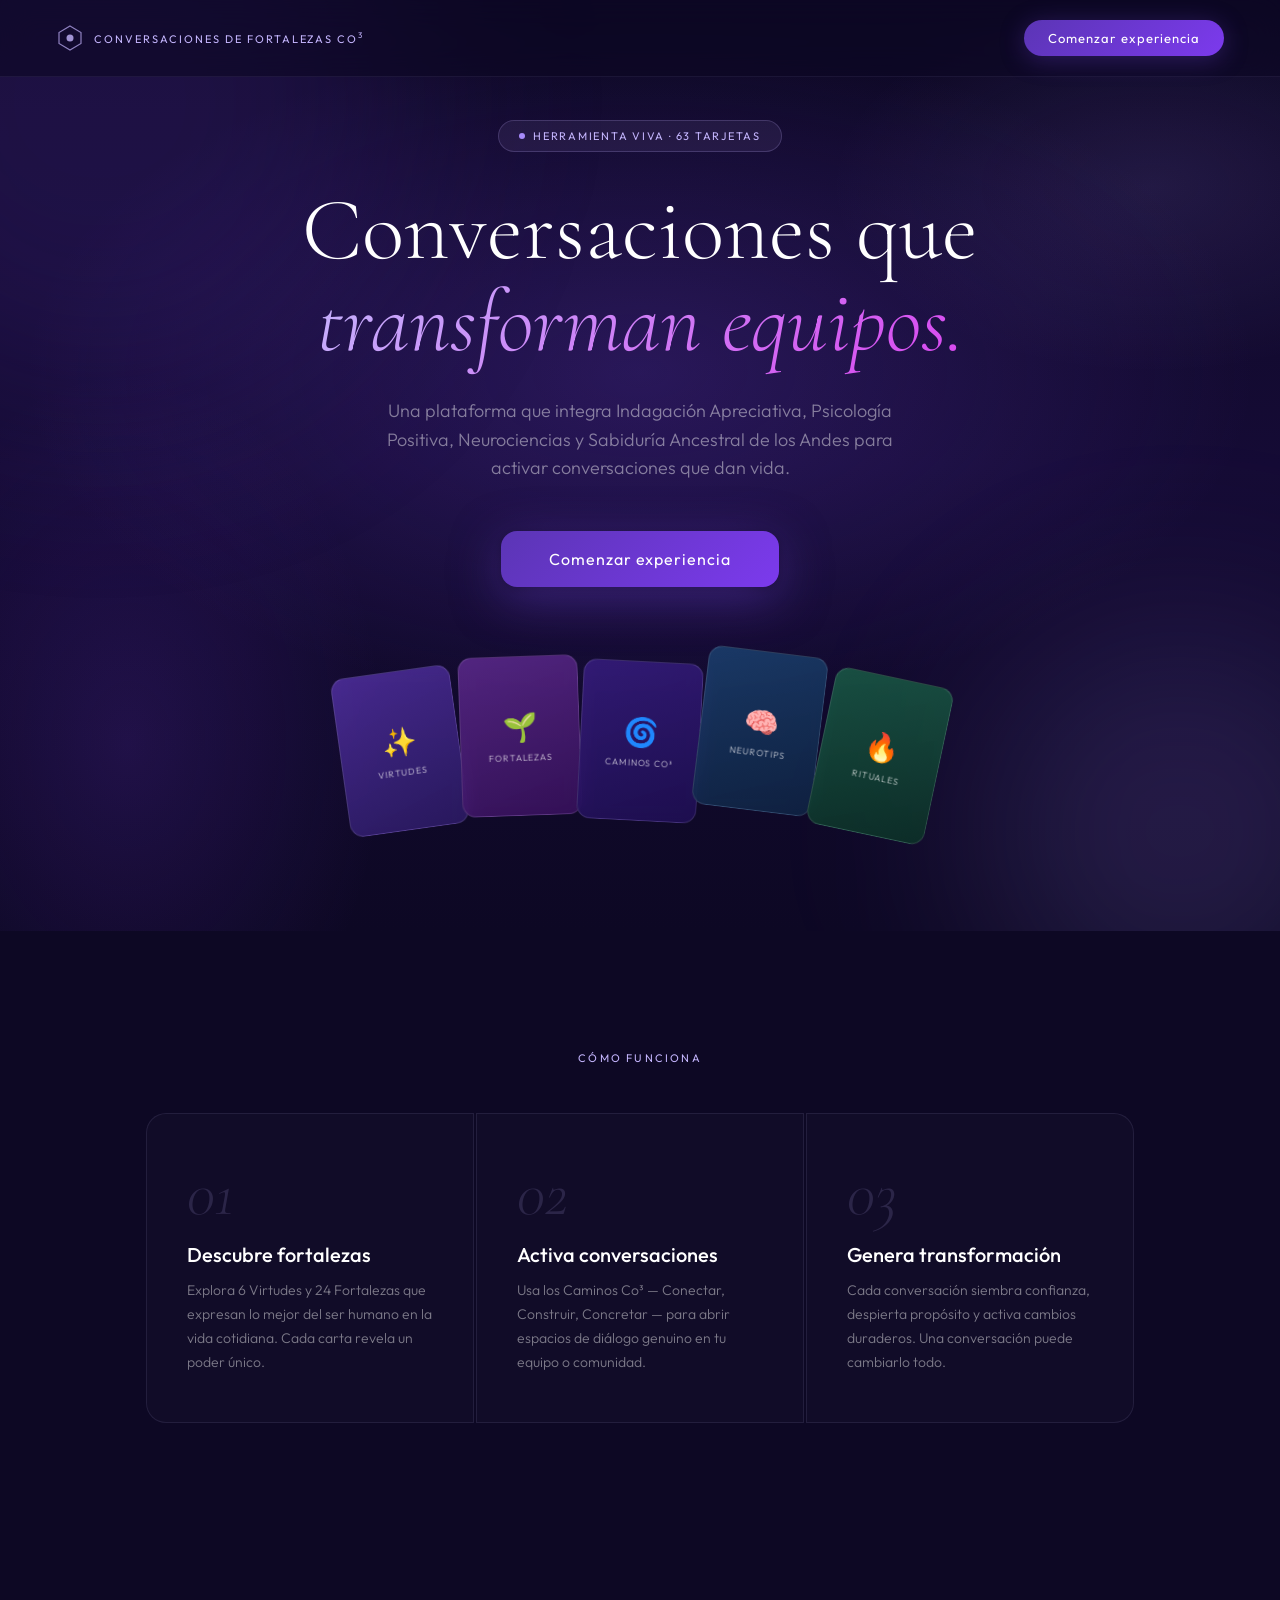
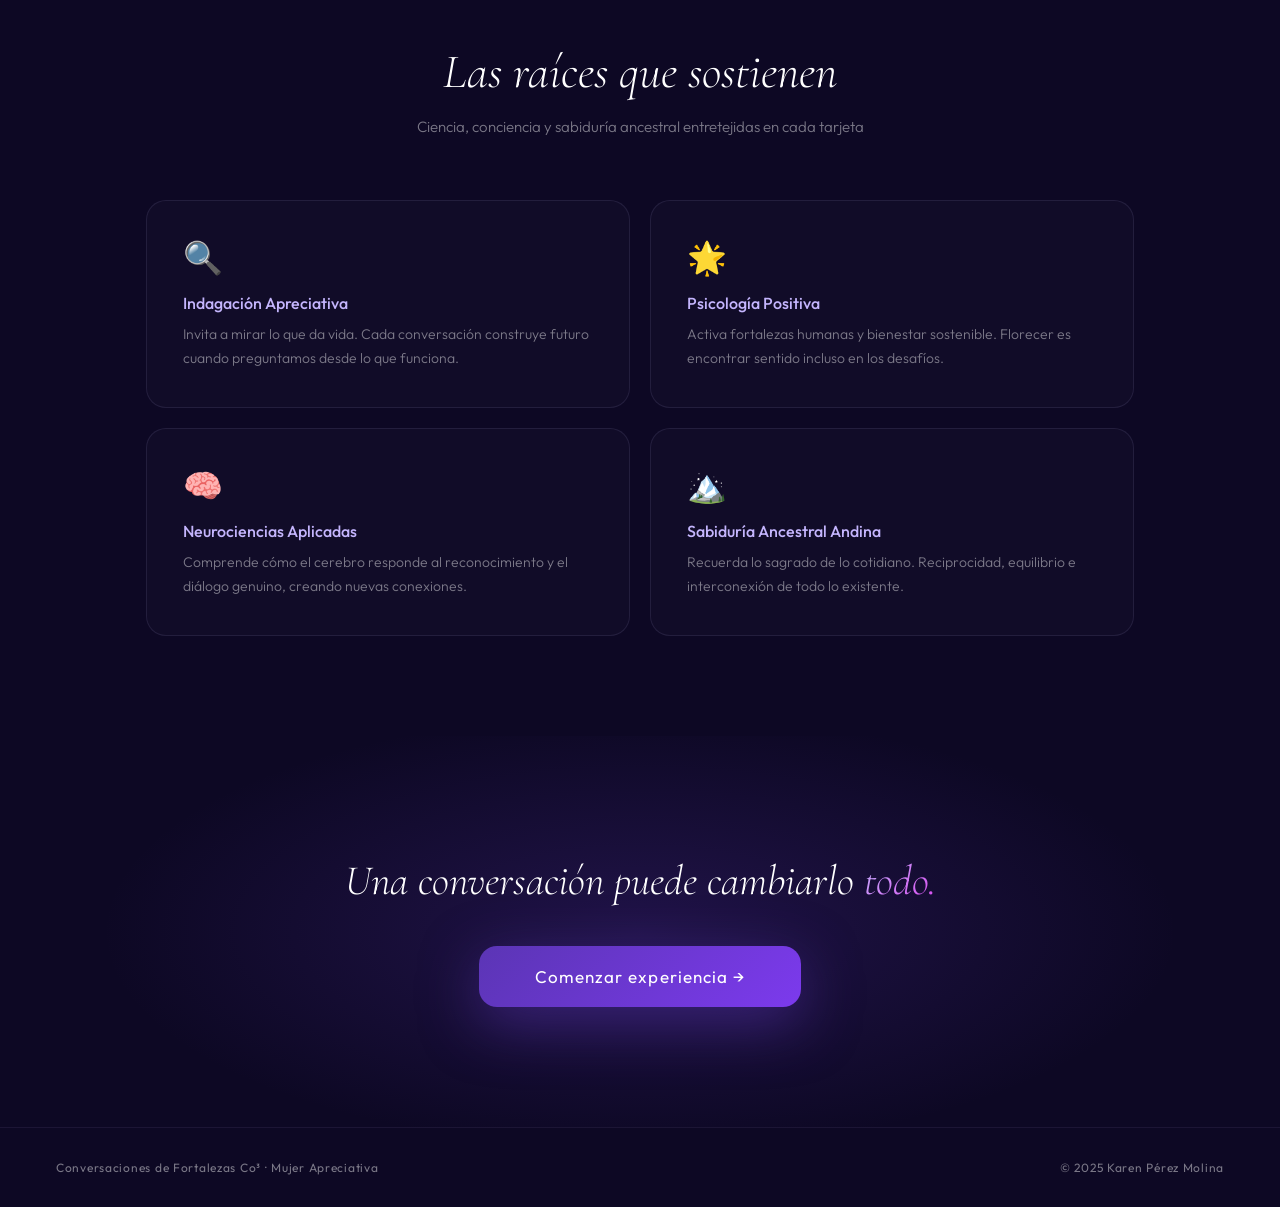
<file: index.html>
<!DOCTYPE html>
<html lang="es">
<head>
<meta charset="UTF-8">
<meta name="viewport" content="width=device-width, initial-scale=1.0">
<title>Conversaciones de Fortalezas Co³</title>
<link rel="preconnect" href="https://fonts.googleapis.com">
<link href="https://fonts.googleapis.com/css2?family=Cormorant+Garamond:ital,wght@0,300;0,400;0,600;1,300;1,400&family=Outfit:wght@200;300;400;500;600&display=swap" rel="stylesheet">
<style>
  :root {
    --deep:    #0D0824;
    --violet:  #5B35B5;
    --mid:     #7C3AED;
    --glow:    #A78BFA;
    --lav:     #C4B5FD;
    --pink:    #D946EF;
    --teal:    #2DD4BF;
    --white:   #FFFFFF;
    --muted:   rgba(255,255,255,0.45);
  }

  *, *::before, *::after { box-sizing: border-box; margin: 0; padding: 0; }
  html { scroll-behavior: smooth; }
  body {
    font-family: 'Outfit', sans-serif;
    background: var(--deep);
    color: var(--white);
    overflow-x: hidden;
  }

  /* ── FIXED NAV ── */
  nav {
    position: fixed; top: 0; left: 0; right: 0; z-index: 100;
    display: flex; align-items: center; justify-content: space-between;
    padding: 20px 56px;
    backdrop-filter: blur(16px);
    background: rgba(13,8,36,0.6);
    border-bottom: 1px solid rgba(196,181,253,0.08);
  }
  .nav-logo { display: flex; align-items: center; gap: 10px; }
  .nav-logo svg { width: 28px; }
  .nav-logo-text { font-size: 11px; letter-spacing: 0.18em; text-transform: uppercase; color: var(--lav); }
  .nav-cta {
    padding: 10px 24px;
    background: linear-gradient(135deg, var(--violet), var(--mid));
    border: none; border-radius: 100px;
    color: var(--white); font-family: 'Outfit', sans-serif;
    font-size: 13px; font-weight: 400; letter-spacing: 0.08em;
    cursor: pointer; transition: transform 0.2s, box-shadow 0.3s;
    box-shadow: 0 4px 24px rgba(91,53,181,0.4);
    text-decoration: none;
  }
  .nav-cta:hover { transform: translateY(-2px); box-shadow: 0 8px 32px rgba(91,53,181,0.6); }

  /* ── HERO ── */
  .hero {
    position: relative; min-height: 100vh;
    display: flex; flex-direction: column;
    align-items: center; justify-content: center;
    padding: 120px 56px 80px;
    overflow: hidden;
    text-align: center;
  }

  canvas#hero-canvas {
    position: absolute; inset: 0; z-index: 0; pointer-events: none;
  }

  .hero-bg {
    position: absolute; inset: 0; z-index: 0;
    background:
      radial-gradient(ellipse 80% 60% at 50% 40%, rgba(91,53,181,0.3) 0%, transparent 60%),
      radial-gradient(ellipse 40% 80% at 10% 80%, rgba(124,58,237,0.15) 0%, transparent 50%),
      radial-gradient(ellipse 50% 40% at 90% 20%, rgba(167,139,250,0.12) 0%, transparent 50%),
      linear-gradient(180deg, #0D0824 0%, #150B35 50%, #0D0824 100%);
  }

  /* Floating blobs */
  .hero-blob { position: absolute; border-radius: 50%; filter: blur(100px); z-index: 0; }
  .hero-blob-1 { width: 600px; height: 600px; top: -200px; left: -200px; background: rgba(91,53,181,0.2); animation: drift1 20s ease-in-out infinite alternate; }
  .hero-blob-2 { width: 400px; height: 400px; bottom: -100px; right: -100px; background: rgba(167,139,250,0.15); animation: drift2 16s ease-in-out infinite alternate; }
  @keyframes drift1 { to { transform: translate(60px,40px) scale(1.1); } }
  @keyframes drift2 { to { transform: translate(-40px,-60px) scale(1.08); } }

  .hero-content { position: relative; z-index: 10; max-width: 780px; }

  .hero-badge {
    display: inline-flex; align-items: center; gap: 8px;
    padding: 8px 20px;
    background: rgba(196,181,253,0.08);
    border: 1px solid rgba(196,181,253,0.2);
    border-radius: 100px;
    font-size: 11px; letter-spacing: 0.16em; text-transform: uppercase;
    color: var(--lav); margin-bottom: 32px;
    opacity: 0; transform: translateY(20px);
    animation: revUp 0.8s ease forwards 0.4s;
  }
  .hero-badge-dot { width: 6px; height: 6px; border-radius: 50%; background: var(--glow); animation: pulse 2s infinite; }

  .hero-title {
    font-family: 'Cormorant Garamond', serif;
    font-weight: 300;
    font-size: clamp(48px, 7vw, 88px);
    line-height: 1.05;
    color: var(--white);
    margin-bottom: 28px;
    opacity: 0; transform: translateY(24px);
    animation: revUp 1s cubic-bezier(.22,.68,0,1.2) forwards 0.65s;
  }
  .hero-title em {
    font-style: italic;
    background: linear-gradient(135deg, var(--lav) 0%, var(--pink) 100%);
    -webkit-background-clip: text; -webkit-text-fill-color: transparent; background-clip: text;
  }

  .hero-sub {
    font-size: 18px; font-weight: 300; color: var(--muted);
    line-height: 1.6; max-width: 520px; margin: 0 auto 48px;
    opacity: 0; transform: translateY(20px);
    animation: revUp 0.9s ease forwards 0.9s;
  }

  .hero-cta {
    display: inline-block;
    padding: 18px 48px;
    background: linear-gradient(135deg, var(--violet) 0%, var(--mid) 100%);
    border: none; border-radius: 16px;
    color: var(--white); font-family: 'Outfit', sans-serif;
    font-size: 16px; font-weight: 400; letter-spacing: 0.06em;
    cursor: pointer; text-decoration: none;
    position: relative; overflow: hidden;
    box-shadow: 0 12px 48px rgba(91,53,181,0.5), 0 2px 8px rgba(0,0,0,0.4);
    transition: transform 0.3s cubic-bezier(.22,.68,0,1.2), box-shadow 0.3s;
    opacity: 0; transform: translateY(18px);
    animation: revUp 0.8s ease forwards 1.15s;
  }
  .hero-cta::before {
    content: ''; position: absolute; inset: 0;
    background: linear-gradient(135deg, rgba(255,255,255,0.15) 0%, transparent 50%);
    opacity: 0; transition: opacity 0.3s;
  }
  .hero-cta:hover { transform: translateY(-3px); box-shadow: 0 20px 64px rgba(91,53,181,0.65); }
  .hero-cta:hover::before { opacity: 1; }

  /* ── FLOATING CARDS (preview) ── */
  .cards-float {
    position: relative; z-index: 10;
    width: 100%; max-width: 700px;
    height: 200px;
    margin: 60px auto 0;
    perspective: 800px;
    opacity: 0;
    animation: revFade 1.2s ease forwards 1.5s;
  }
  .float-card {
    position: absolute;
    width: 120px; height: 160px;
    border-radius: 14px;
    border: 1px solid rgba(255,255,255,0.12);
    backdrop-filter: blur(8px);
    display: flex; flex-direction: column;
    align-items: center; justify-content: center; gap: 8px;
    padding: 16px;
    cursor: default;
    animation: floatCard 6s ease-in-out infinite;
  }
  .float-card:nth-child(1) { left: 50px;  top: 20px; background: linear-gradient(160deg,rgba(91,53,181,0.7),rgba(45,27,105,0.8)); transform: rotate(-8deg); animation-delay: 0s; }
  .float-card:nth-child(2) { left: 170px; top: 5px;  background: linear-gradient(160deg,rgba(107,47,160,0.7),rgba(58,16,96,0.8)); transform: rotate(-2deg); animation-delay: 0.8s; }
  .float-card:nth-child(3) { left: 290px; top: 10px; background: linear-gradient(160deg,rgba(61,31,143,0.7),rgba(31,14,87,0.8)); transform: rotate(3deg); animation-delay: 1.5s; }
  .float-card:nth-child(4) { left: 410px; top: 0px;  background: linear-gradient(160deg,rgba(27,74,122,0.7),rgba(14,37,69,0.8)); transform: rotate(7deg); animation-delay: 2.2s; }
  .float-card:nth-child(5) { left: 530px; top: 25px; background: linear-gradient(160deg,rgba(26,107,74,0.7),rgba(10,51,37,0.8)); transform: rotate(12deg); animation-delay: 3s; }
  @keyframes floatCard {
    0%, 100% { transform-origin: center bottom; margin-top: 0; }
    50% { margin-top: -8px; }
  }
  .float-card-emoji { font-size: 28px; }
  .float-card-name { font-size: 9px; letter-spacing: 0.1em; text-transform: uppercase; color: rgba(255,255,255,0.6); text-align: center; }

  /* ── STORYTELLING ── */
  .story {
    position: relative; z-index: 10;
    padding: 120px 56px;
    max-width: 1100px; margin: 0 auto;
  }
  .story-label {
    font-size: 11px; letter-spacing: 0.2em; text-transform: uppercase;
    color: var(--lav); margin-bottom: 48px; text-align: center;
  }
  .story-steps {
    display: grid; grid-template-columns: 1fr 1fr 1fr;
    gap: 2px;
    position: relative;
  }
  .story-step {
    padding: 48px 40px;
    border: 1px solid rgba(196,181,253,0.1);
    background: rgba(255,255,255,0.02);
    transition: background 0.3s, border-color 0.3s;
    position: relative; overflow: hidden;
  }
  .story-step:first-child { border-radius: 20px 0 0 20px; }
  .story-step:last-child  { border-radius: 0 20px 20px 0; }
  .story-step:hover { background: rgba(196,181,253,0.05); border-color: rgba(196,181,253,0.25); }
  .story-step::before {
    content: '';
    position: absolute; top: 0; left: 0; right: 0;
    height: 2px;
    background: linear-gradient(90deg, var(--violet), var(--glow));
    transform: scaleX(0); transform-origin: left;
    transition: transform 0.4s ease;
  }
  .story-step:hover::before { transform: scaleX(1); }
  .step-num {
    font-family: 'Cormorant Garamond', serif;
    font-size: 64px; font-weight: 300; font-style: italic;
    color: rgba(196,181,253,0.15);
    line-height: 1; margin-bottom: 16px;
    display: block;
  }
  .step-title {
    font-size: 20px; font-weight: 500;
    margin-bottom: 12px; color: var(--white);
  }
  .step-desc {
    font-size: 14px; font-weight: 300;
    line-height: 1.7; color: var(--muted);
  }

  /* ── ROOTS SECTION ── */
  .roots {
    padding: 100px 56px;
    max-width: 1100px; margin: 0 auto;
    text-align: center;
  }
  .roots-title {
    font-family: 'Cormorant Garamond', serif;
    font-style: italic; font-size: 48px; font-weight: 300;
    color: var(--white); margin-bottom: 16px;
  }
  .roots-sub {
    font-size: 15px; font-weight: 300;
    color: var(--muted); margin-bottom: 64px;
  }
  .roots-grid {
    display: grid; grid-template-columns: 1fr 1fr;
    gap: 20px;
  }
  .root-card {
    padding: 36px; border-radius: 20px;
    border: 1px solid rgba(196,181,253,0.1);
    background: rgba(255,255,255,0.02);
    text-align: left; transition: transform 0.3s, border-color 0.3s;
  }
  .root-card:hover { transform: translateY(-4px); border-color: rgba(196,181,253,0.3); }
  .root-icon { font-size: 32px; margin-bottom: 16px; }
  .root-name { font-size: 16px; font-weight: 500; margin-bottom: 10px; color: var(--lav); }
  .root-desc { font-size: 14px; font-weight: 300; line-height: 1.7; color: var(--muted); }

  /* ── FINAL CTA ── */
  .final-cta {
    padding: 120px 56px;
    text-align: center;
    position: relative; overflow: hidden;
  }
  .final-cta::before {
    content: '';
    position: absolute; inset: 0;
    background: radial-gradient(ellipse 60% 80% at 50% 50%, rgba(91,53,181,0.25) 0%, transparent 70%);
  }
  .final-cta-content { position: relative; z-index: 1; max-width: 600px; margin: 0 auto; }
  .final-cta-quote {
    font-family: 'Cormorant Garamond', serif;
    font-style: italic; font-size: 42px; font-weight: 300;
    line-height: 1.2; color: var(--white); margin-bottom: 40px;
  }
  .final-cta-quote span {
    background: linear-gradient(135deg, var(--lav), var(--pink));
    -webkit-background-clip: text; -webkit-text-fill-color: transparent; background-clip: text;
  }
  .final-btn {
    display: inline-block;
    padding: 20px 56px;
    background: linear-gradient(135deg, var(--violet) 0%, var(--mid) 100%);
    border-radius: 18px; border: none;
    color: var(--white); font-family: 'Outfit', sans-serif;
    font-size: 17px; font-weight: 400; letter-spacing: 0.06em;
    text-decoration: none; cursor: pointer;
    box-shadow: 0 16px 56px rgba(91,53,181,0.5);
    transition: transform 0.3s, box-shadow 0.3s;
  }
  .final-btn:hover { transform: translateY(-4px); box-shadow: 0 24px 72px rgba(91,53,181,0.7); }

  /* ── FOOTER ── */
  footer {
    padding: 32px 56px;
    border-top: 1px solid rgba(196,181,253,0.08);
    display: flex; align-items: center; justify-content: space-between;
    font-size: 12px; color: var(--muted); letter-spacing: 0.06em;
  }

  /* ── KEYFRAMES ── */
  @keyframes revUp { to { opacity: 1; transform: translateY(0); } }
  @keyframes revFade { to { opacity: 1; } }
  @keyframes pulse {
    0%,100% { opacity: 0.5; transform: scale(1); }
    50% { opacity: 1; transform: scale(1.5); }
  }

  @media (max-width: 768px) {
    nav { padding: 16px 24px; }
    .hero { padding: 100px 24px 60px; }
    .story { padding: 80px 24px; }
    .story-steps { grid-template-columns: 1fr; }
    .story-step { border-radius: 16px !important; margin-bottom: 2px; }
    .roots { padding: 60px 24px; }
    .roots-grid { grid-template-columns: 1fr; }
    .cards-float { display: none; }
  }
</style>
</head>
<body>

<!-- NAV -->
<nav>
  <div class="nav-logo">
    <svg viewBox="0 0 28 28" fill="none">
      <path d="M14 2L25 8.5V19.5L14 26L3 19.5V8.5Z" stroke="rgba(196,181,253,0.7)" stroke-width="1.2" fill="none"/>
      <circle cx="14" cy="14" r="3.5" fill="rgba(196,181,253,0.8)"/>
    </svg>
    <span class="nav-logo-text">Conversaciones de Fortalezas Co<sup style="font-size:8px">3</sup></span>
  </div>
  <a href="login.html" class="nav-cta">Comenzar experiencia</a>
</nav>

<!-- HERO -->
<section class="hero">
  <canvas id="hero-canvas"></canvas>
  <div class="hero-bg"></div>
  <div class="hero-blob hero-blob-1"></div>
  <div class="hero-blob hero-blob-2"></div>

  <div class="hero-content">
    <div class="hero-badge">
      <div class="hero-badge-dot"></div>
      Herramienta viva · 63 tarjetas
    </div>

    <h1 class="hero-title">
      Conversaciones que<br><em>transforman equipos.</em>
    </h1>

    <p class="hero-sub">
      Una plataforma que integra Indagación Apreciativa, Psicología Positiva, Neurociencias y Sabiduría Ancestral de los Andes para activar conversaciones que dan vida.
    </p>

    <a href="login.html" class="hero-cta">Comenzar experiencia</a>
  </div>

  <!-- Floating card preview -->
  <div class="cards-float">
    <div class="float-card"><div class="float-card-emoji">✨</div><div class="float-card-name">Virtudes</div></div>
    <div class="float-card"><div class="float-card-emoji">🌱</div><div class="float-card-name">Fortalezas</div></div>
    <div class="float-card"><div class="float-card-emoji">🌀</div><div class="float-card-name">Caminos Co³</div></div>
    <div class="float-card"><div class="float-card-emoji">🧠</div><div class="float-card-name">Neurotips</div></div>
    <div class="float-card"><div class="float-card-emoji">🔥</div><div class="float-card-name">Rituales</div></div>
  </div>
</section>

<!-- STORY -->
<section class="story">
  <p class="story-label">Cómo funciona</p>
  <div class="story-steps">
    <div class="story-step">
      <span class="step-num">01</span>
      <div class="step-title">Descubre fortalezas</div>
      <p class="step-desc">Explora 6 Virtudes y 24 Fortalezas que expresan lo mejor del ser humano en la vida cotidiana. Cada carta revela un poder único.</p>
    </div>
    <div class="story-step">
      <span class="step-num">02</span>
      <div class="step-title">Activa conversaciones</div>
      <p class="step-desc">Usa los Caminos Co³ — Conectar, Construir, Concretar — para abrir espacios de diálogo genuino en tu equipo o comunidad.</p>
    </div>
    <div class="story-step">
      <span class="step-num">03</span>
      <div class="step-title">Genera transformación</div>
      <p class="step-desc">Cada conversación siembra confianza, despierta propósito y activa cambios duraderos. Una conversación puede cambiarlo todo.</p>
    </div>
  </div>
</section>

<!-- ROOTS -->
<section class="roots">
  <h2 class="roots-title">Las raíces que sostienen</h2>
  <p class="roots-sub">Ciencia, conciencia y sabiduría ancestral entretejidas en cada tarjeta</p>
  <div class="roots-grid">
    <div class="root-card">
      <div class="root-icon">🔍</div>
      <div class="root-name">Indagación Apreciativa</div>
      <p class="root-desc">Invita a mirar lo que da vida. Cada conversación construye futuro cuando preguntamos desde lo que funciona.</p>
    </div>
    <div class="root-card">
      <div class="root-icon">🌟</div>
      <div class="root-name">Psicología Positiva</div>
      <p class="root-desc">Activa fortalezas humanas y bienestar sostenible. Florecer es encontrar sentido incluso en los desafíos.</p>
    </div>
    <div class="root-card">
      <div class="root-icon">🧠</div>
      <div class="root-name">Neurociencias Aplicadas</div>
      <p class="root-desc">Comprende cómo el cerebro responde al reconocimiento y el diálogo genuino, creando nuevas conexiones.</p>
    </div>
    <div class="root-card">
      <div class="root-icon">🏔️</div>
      <div class="root-name">Sabiduría Ancestral Andina</div>
      <p class="root-desc">Recuerda lo sagrado de lo cotidiano. Reciprocidad, equilibrio e interconexión de todo lo existente.</p>
    </div>
  </div>
</section>

<!-- FINAL CTA -->
<section class="final-cta">
  <div class="final-cta-content">
    <p class="final-cta-quote">Una conversación puede cambiarlo <span>todo.</span></p>
    <a href="login.html" class="final-btn">Comenzar experiencia →</a>
  </div>
</section>

<footer>
  <span>Conversaciones de Fortalezas Co³ · Mujer Apreciativa</span>
  <span>© 2025 Karen Pérez Molina</span>
</footer>

<script>
// Hero particles
const c = document.getElementById('hero-canvas');
const x = c.getContext('2d');
function rs(){c.width=window.innerWidth;c.height=document.querySelector('.hero').offsetHeight;}
rs(); window.addEventListener('resize',rs);
const pp=[];
for(let i=0;i<100;i++)pp.push({x:Math.random()*window.innerWidth,y:Math.random()*800,r:Math.random()*1.5+0.3,vx:(Math.random()-.5)*.2,vy:-(Math.random()*.25+.05),a:Math.random()*.3+.05,p:Math.random()*Math.PI*2});
function ad(){x.clearRect(0,0,c.width,c.height);pp.forEach(p=>{p.x+=p.vx;p.y+=p.vy;p.p+=.012;p.a=Math.sin(p.p)*.12+.15;if(p.y<-5)p.y=c.height+5;x.beginPath();x.arc(p.x,p.y,p.r,0,Math.PI*2);x.fillStyle=`rgba(196,181,253,${p.a})`;x.fill();});requestAnimationFrame(ad);}
ad();
</script>
</body>
</html>
</file>
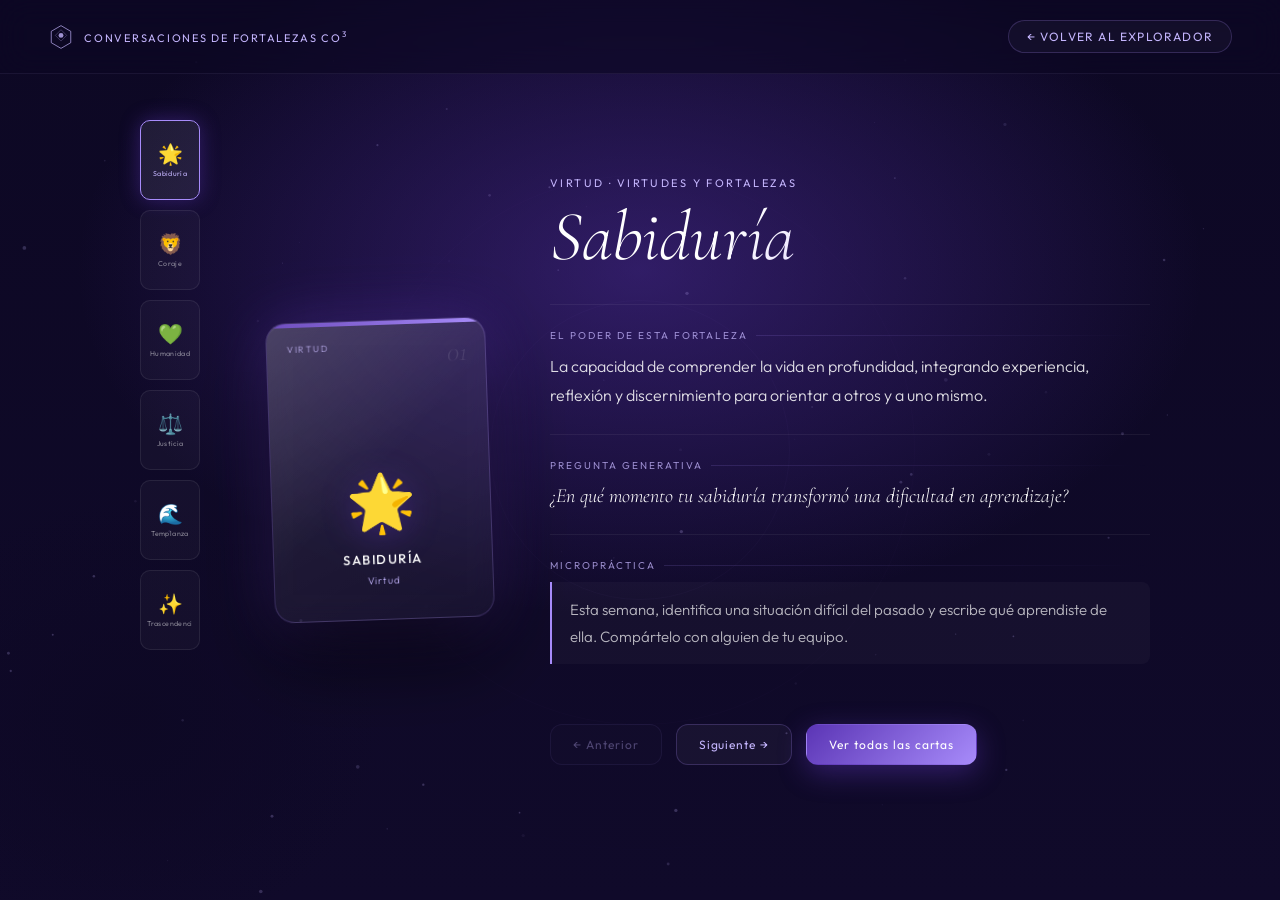
<file: card.html>
<!DOCTYPE html>
<html lang="es">
<head>
<meta charset="UTF-8">
<meta name="viewport" content="width=device-width, initial-scale=1.0">
<title>Conversaciones de Fortalezas Co³ — Carta</title>
<link rel="preconnect" href="https://fonts.googleapis.com">
<link href="https://fonts.googleapis.com/css2?family=Cormorant+Garamond:ital,wght@0,300;0,400;0,600;1,300;1,400&family=Outfit:wght@200;300;400;500&display=swap" rel="stylesheet">
<style>
  :root {
    --deep:   #0D0824;
    --white:  #FFFFFF;
    --muted:  rgba(255,255,255,0.45);
    --cat-primary:   #5B35B5;
    --cat-secondary: #A78BFA;
    --cat-glow:      rgba(91,53,181,0.4);
    --cat-border:    rgba(167,139,250,0.22);
    --cat-text:      #C4B5FD;
  }
  [data-cat="virtudes"]   { --cat-primary:#5B35B5; --cat-secondary:#A78BFA; --cat-glow:rgba(91,53,181,0.45); --cat-border:rgba(167,139,250,0.22); --cat-text:#C4B5FD; }
  [data-cat="fortalezas"] { --cat-primary:#6B2FA0; --cat-secondary:#D946EF; --cat-glow:rgba(107,47,160,0.45); --cat-border:rgba(217,70,239,0.22); --cat-text:#F0ABFC; }
  [data-cat="caminos"]    { --cat-primary:#1B4A7A; --cat-secondary:#38BDF8; --cat-glow:rgba(27,74,122,0.5); --cat-border:rgba(56,189,248,0.22); --cat-text:#7DD3FC; }
  [data-cat="neurotips"]  { --cat-primary:#1A4A3E; --cat-secondary:#2DD4BF; --cat-glow:rgba(26,74,62,0.5); --cat-border:rgba(45,212,191,0.22); --cat-text:#5EEAD4; }
  [data-cat="rituales"]   { --cat-primary:#7A3515; --cat-secondary:#FB923C; --cat-glow:rgba(122,53,21,0.5); --cat-border:rgba(251,146,60,0.22); --cat-text:#FDBA74; }

  *, *::before, *::after { box-sizing: border-box; margin: 0; padding: 0; }
  html, body { width: 100%; min-height: 100vh; font-family: 'Outfit', sans-serif; background: var(--deep); color: var(--white); overflow-x: hidden; }

  /* ── BG ── */
  .bg {
    position: fixed; inset: 0; z-index: 0;
    background:
      radial-gradient(ellipse 80% 70% at 50% 30%, var(--cat-glow) 0%, transparent 55%),
      radial-gradient(ellipse 40% 50% at 10% 80%, rgba(13,8,36,0.9) 0%, transparent 50%),
      linear-gradient(180deg, #0D0824 0%, #100A2A 100%);
    transition: background 0.8s;
  }
  canvas#ambient { position: fixed; inset: 0; z-index: 1; pointer-events: none; }

  /* Concentric glow rings */
  .ring {
    position: fixed; border-radius: 50%;
    border: 1px solid var(--cat-border);
    pointer-events: none; z-index: 2;
    animation: ringPulse 6s ease-in-out infinite;
    top: 50%; left: 50%;
  }
  .ring-1 { width: 300px; height: 300px; transform: translate(-50%,-50%); opacity: 0.12; animation-delay: 0s; }
  .ring-2 { width: 550px; height: 550px; transform: translate(-50%,-50%); opacity: 0.07; animation-delay: 1.5s; }
  .ring-3 { width: 800px; height: 800px; transform: translate(-50%,-50%); opacity: 0.04; animation-delay: 3s; }
  @keyframes ringPulse {
    0%, 100% { box-shadow: 0 0 0 rgba(0,0,0,0); }
    50% { box-shadow: 0 0 60px var(--cat-glow); }
  }

  /* ── HEADER ── */
  .site-header {
    position: fixed; top: 0; left: 0; right: 0; z-index: 50;
    display: flex; align-items: center; justify-content: space-between;
    padding: 20px 48px;
    backdrop-filter: blur(16px);
    background: rgba(13,8,36,0.6);
    border-bottom: 1px solid rgba(196,181,253,0.08);
    opacity: 0; animation: revUp 0.6s ease forwards 0.2s;
  }
  .header-logo { display: flex; align-items: center; gap: 10px; cursor: pointer; }
  .header-logo svg { width: 26px; }
  .header-logo-text { font-size: 11px; letter-spacing: 0.16em; text-transform: uppercase; color: var(--cat-text); }
  .back-btn {
    display: flex; align-items: center; gap: 8px;
    font-size: 12px; letter-spacing: 0.1em; text-transform: uppercase;
    color: var(--cat-text); text-decoration: none; cursor: pointer;
    border: 1px solid var(--cat-border); border-radius: 100px;
    padding: 8px 18px; background: rgba(255,255,255,0.03);
    transition: all 0.2s; opacity: 0;
    animation: revUp 0.6s ease forwards 0.5s;
  }
  .back-btn:hover { background: rgba(255,255,255,0.07); color: var(--white); }

  /* ── MAIN LAYOUT ── */
  .main {
    position: relative; z-index: 10;
    min-height: 100vh;
    display: flex; align-items: stretch; justify-content: center;
    padding: 100px 40px 60px;
    gap: 60px;
  }

  /* ── CARD VISUAL (left) ── */
  .card-visual {
    flex: 0 0 auto;
    display: flex; align-items: center; justify-content: center;
    opacity: 0; transform: translateX(-40px) rotate(-6deg);
    animation: cardReveal 1s cubic-bezier(.22,.68,0,1.2) forwards 0.6s;
  }
  @keyframes cardReveal {
    to { opacity: 1; transform: translateX(0) rotate(-2deg); }
  }

  .card-3d {
    width: 220px; height: 300px;
    border-radius: 20px;
    background: linear-gradient(155deg, rgba(255,255,255,0.1) 0%, rgba(255,255,255,0.03) 100%);
    border: 1px solid var(--cat-border);
    display: flex; flex-direction: column; align-items: center; justify-content: flex-end;
    padding: 28px 24px 32px;
    position: relative; overflow: hidden;
    box-shadow:
      0 40px 80px rgba(0,0,0,0.6),
      0 0 60px var(--cat-glow),
      inset 0 1px 0 rgba(255,255,255,0.12);
    backdrop-filter: blur(12px);
  }
  .card-3d::before {
    content: ''; position: absolute; top: 0; left: 0; right: 0; height: 4px;
    background: linear-gradient(90deg, var(--cat-primary), var(--cat-secondary));
  }
  .card-3d::after {
    content: ''; position: absolute; inset: 0;
    background: linear-gradient(135deg, rgba(255,255,255,0.12) 0%, transparent 50%);
    border-radius: 20px;
  }
  .card-cat-label {
    position: absolute; top: 20px; left: 20px;
    font-size: 9px; letter-spacing: 0.18em; text-transform: uppercase;
    color: var(--cat-text); opacity: 0.7;
  }
  .card-num {
    position: absolute; top: 16px; right: 18px;
    font-family: 'Cormorant Garamond', serif; font-size: 28px; font-weight: 300; font-style: italic;
    color: rgba(255,255,255,0.1);
  }
  .card-big-icon { font-size: 56px; margin-bottom: 14px; filter: drop-shadow(0 4px 16px var(--cat-glow)); position: relative; z-index: 1; }
  .card-name-label {
    font-size: 13px; font-weight: 500; letter-spacing: 0.12em; text-transform: uppercase;
    color: var(--white); text-align: center; line-height: 1.3; position: relative; z-index: 1;
  }
  .card-virtue-label {
    font-size: 10px; font-weight: 300; margin-top: 6px; color: var(--cat-text);
    letter-spacing: 0.08em; text-align: center; position: relative; z-index: 1;
  }

  /* Ambient float */
  .card-visual { animation: cardReveal 1s cubic-bezier(.22,.68,0,1.2) forwards 0.6s, cardFloat 5s ease-in-out infinite 1.8s; }
  @keyframes cardFloat {
    0%, 100% { transform: rotate(-2deg) translateY(0); }
    50%       { transform: rotate(-1deg) translateY(-10px); }
  }

  /* ── CONTENT (right) ── */
  .card-content {
    flex: 1 1 0; max-width: 600px;
    display: flex; flex-direction: column; justify-content: center;
    padding: 20px 0;
  }

  .content-eyebrow {
    font-size: 11px; letter-spacing: 0.22em; text-transform: uppercase;
    color: var(--cat-text); margin-bottom: 12px;
    opacity: 0; transform: translateY(16px);
    animation: revUp 0.6s ease forwards 0.8s;
  }
  .content-title {
    font-family: 'Cormorant Garamond', serif; font-weight: 300; font-style: italic;
    font-size: clamp(48px, 5.5vw, 76px); line-height: 1.0;
    background: linear-gradient(135deg, var(--white) 30%, var(--cat-secondary));
    -webkit-background-clip: text; -webkit-text-fill-color: transparent; background-clip: text;
    margin-bottom: 32px;
    opacity: 0; transform: translateY(20px);
    animation: revUp 0.9s cubic-bezier(.22,.68,0,1.2) forwards 1.0s;
  }

  /* Content blocks */
  .content-block {
    border-top: 1px solid rgba(255,255,255,0.06);
    padding: 24px 0;
    opacity: 0; transform: translateY(14px);
  }
  .content-block:nth-child(3) { animation: revUp 0.7s ease forwards 1.2s; }
  .content-block:nth-child(4) { animation: revUp 0.7s ease forwards 1.4s; }
  .content-block:nth-child(5) { animation: revUp 0.7s ease forwards 1.6s; }
  .content-block:last-child   { border-bottom: 1px solid rgba(255,255,255,0.06); }

  .block-label {
    font-size: 10px; letter-spacing: 0.2em; text-transform: uppercase;
    color: var(--cat-text); margin-bottom: 10px; opacity: 0.75;
    display: flex; align-items: center; gap: 8px;
  }
  .block-label::after { content: ''; flex: 1; height: 1px; background: linear-gradient(90deg, var(--cat-border), transparent); }
  .block-text {
    font-size: 16px; font-weight: 300; line-height: 1.8; color: rgba(255,255,255,0.85);
  }
  .block-text.question {
    font-family: 'Cormorant Garamond', serif; font-style: italic;
    font-size: 20px; font-weight: 300; color: var(--white);
    line-height: 1.4;
  }
  .block-text.micro {
    font-size: 15px; color: rgba(255,255,255,0.7);
    background: rgba(255,255,255,0.03);
    border-left: 2px solid var(--cat-secondary);
    padding: 14px 18px; border-radius: 0 8px 8px 0;
  }

  /* ── NAVIGATION ── */
  .card-nav {
    display: flex; align-items: center; gap: 14px;
    margin-top: 36px;
    opacity: 0; animation: revUp 0.7s ease forwards 1.8s;
  }
  .nav-btn {
    display: flex; align-items: center; gap: 8px;
    padding: 12px 22px; border-radius: 12px;
    border: 1px solid var(--cat-border); background: rgba(255,255,255,0.04);
    color: var(--cat-text); font-family: 'Outfit', sans-serif;
    font-size: 12px; font-weight: 400; letter-spacing: 0.08em;
    cursor: pointer; transition: all 0.2s; text-decoration: none;
  }
  .nav-btn:hover { background: rgba(255,255,255,0.09); color: var(--white); border-color: var(--cat-secondary); }
  .nav-btn.primary {
    background: linear-gradient(135deg, var(--cat-primary), var(--cat-secondary));
    border-color: transparent; color: var(--white);
    box-shadow: 0 8px 28px var(--cat-glow);
  }
  .nav-btn.primary:hover { transform: translateY(-2px); box-shadow: 0 14px 40px var(--cat-glow); }

  /* ── SIDE MINI CARDS (all cards in category) ── */
  .side-panel {
    flex: 0 0 auto; width: 80px;
    display: flex; flex-direction: column; align-items: center;
    gap: 10px; padding: 20px 0;
    opacity: 0; animation: revUp 0.8s ease forwards 1.4s;
  }
  .side-card {
    width: 60px; height: 80px; border-radius: 10px;
    border: 1px solid rgba(255,255,255,0.08);
    background: rgba(255,255,255,0.03);
    display: flex; flex-direction: column; align-items: center; justify-content: center; gap: 4px;
    cursor: pointer; transition: all 0.2s; padding: 8px;
    text-decoration: none;
  }
  .side-card:hover { border-color: var(--cat-secondary); background: rgba(255,255,255,0.07); transform: scale(1.05); }
  .side-card.active {
    border-color: var(--cat-secondary); background: rgba(255,255,255,0.08);
    box-shadow: 0 0 20px var(--cat-glow);
  }
  .side-card .sc-icon { font-size: 20px; }
  .side-card .sc-name { font-size: 7px; color: rgba(255,255,255,0.5); text-align: center; line-height: 1.2; letter-spacing: 0.05em; }
  .side-card.active .sc-name { color: var(--cat-text); }

  /* ── ANIMATIONS ── */
  @keyframes revUp  { to { opacity: 1; transform: translateY(0) rotate(0deg) translateX(0); } }
  @keyframes revFade{ to { opacity: 1; } }
</style>
</head>
<body data-cat="virtudes" id="page">

<div class="bg"></div>
<canvas id="ambient"></canvas>
<div class="ring ring-1"></div>
<div class="ring ring-2"></div>
<div class="ring ring-3"></div>

<!-- HEADER -->
<header class="site-header">
  <div class="header-logo" onclick="window.location.href='category.html'">
    <svg viewBox="0 0 32 32" fill="none">
      <path d="M16 2 L28 9 L28 23 L16 30 L4 23 L4 9 Z" stroke="rgba(196,181,253,0.7)" stroke-width="1.2" fill="none"/>
      <path d="M16 7 L23 14 L16 21 L9 14 Z" stroke="rgba(196,181,253,0.4)" stroke-width="0.8" fill="none"/>
      <circle cx="16" cy="14" r="3" fill="rgba(196,181,253,0.8)"/>
    </svg>
    <div class="header-logo-text">Conversaciones de Fortalezas Co<sup style="font-size:8px">3</sup></div>
  </div>
  <a class="back-btn" href="category.html">← Volver al explorador</a>
</header>

<!-- MAIN -->
<div class="main" id="mainLayout">
  <!-- SIDE CARDS -->
  <aside class="side-panel" id="sidePanel"></aside>

  <!-- CARD VISUAL -->
  <div class="card-visual" id="cardVisual">
    <div class="card-3d" id="card3d">
      <span class="card-cat-label" id="cardCatLabel">Virtud</span>
      <span class="card-num" id="cardNum">01</span>
      <div class="card-big-icon" id="cardIcon">✨</div>
      <div class="card-name-label" id="cardNameLabel">SABIDURÍA</div>
      <div class="card-virtue-label" id="cardVirtueLabel">Virtud</div>
    </div>
  </div>

  <!-- CONTENT -->
  <div class="card-content" id="cardContent">
    <p class="content-eyebrow" id="contentEyebrow">Virtud · Sabiduría</p>
    <h1 class="content-title" id="contentTitle">Sabiduría</h1>

    <div class="content-block" id="blockPower">
      <p class="block-label">El poder de esta fortaleza</p>
      <p class="block-text" id="textPower">...</p>
    </div>

    <div class="content-block" id="blockQuestion">
      <p class="block-label">Pregunta generativa</p>
      <p class="block-text question" id="textQuestion">...</p>
    </div>

    <div class="content-block" id="blockMicro">
      <p class="block-label">Micropráctica</p>
      <p class="block-text micro" id="textMicro">...</p>
    </div>

    <div class="card-nav" id="cardNav">
      <button class="nav-btn" id="btnPrev" onclick="navigateCard(-1)">← Anterior</button>
      <button class="nav-btn" id="btnNext" onclick="navigateCard(1)">Siguiente →</button>
      <a class="nav-btn primary" href="category.html">Ver todas las cartas</a>
    </div>
  </div>
</div>

<script>
// ── FULL DATA (same as category.html) ──
const CATEGORIES = {
  virtudes: {
    title: 'Virtudes y Fortalezas',
    cards: [
      { icon:'🌟', name:'Sabiduría',     virtue:'Virtud',       power:'La capacidad de comprender la vida en profundidad, integrando experiencia, reflexión y discernimiento para orientar a otros y a uno mismo.',   question:'¿En qué momento tu sabiduría transformó una dificultad en aprendizaje?', micro:'Esta semana, identifica una situación difícil del pasado y escribe qué aprendiste de ella. Compártelo con alguien de tu equipo.' },
      { icon:'🦁', name:'Coraje',        virtue:'Virtud',       power:'La fuerza interior para actuar desde la autenticidad, incluso cuando el camino es incierto o el entorno no acompaña.',                         question:'¿Qué acción valiente te ha acercado más a quien realmente eres?', micro:'Identifica algo que necesitas decir y que has postergado por miedo. Hazlo hoy, con honestidad y cuidado.' },
      { icon:'💚', name:'Humanidad',     virtue:'Virtud',       power:'La capacidad de amar, conectar y cuidar con genuina presencia y empatía, creando lazos que sostienen al equipo.',                               question:'¿Cuándo sentiste que tu humanidad hizo la diferencia en alguien?', micro:'Hoy, dedica dos minutos a escuchar a alguien sin interrumpir, sin dar soluciones. Solo estar presente.' },
      { icon:'⚖️', name:'Justicia',      virtue:'Virtud',       power:'El compromiso de actuar con equidad, responsabilidad y respeto por el bien común, más allá del interés personal.',                              question:'¿Cómo tu sentido de justicia guía tus decisiones cotidianas?', micro:'En tu próxima reunión, asegúrate de que todas las voces sean escuchadas antes de tomar una decisión.' },
      { icon:'🌊', name:'Templanza',     virtue:'Virtud',       power:'La capacidad de equilibrar las emociones y acciones, actuando desde la serenidad y la moderación incluso bajo presión.',                         question:'¿En qué área de tu vida la templanza te ha dado mayor claridad?', micro:'Antes de responder en un momento tenso, haz tres respiraciones profundas y observa cómo cambia tu perspectiva.' },
      { icon:'✨', name:'Trascendencia', virtue:'Virtud',       power:'La conexión con algo más grande: el propósito, la belleza, la gratitud y el sentido de la vida que va más allá de lo cotidiano.',               question:'¿Qué te conecta con algo más grande que tú mismo?', micro:'Escribe una frase que describa el propósito más profundo de tu trabajo. Léela cada mañana durante una semana.' },
    ]
  },
  fortalezas: {
    title: 'Fortalezas',
    cards: [
      { icon:'🔍', name:'Curiosidad',         virtue:'Sabiduría',   power:'El amor por aprender y explorar lo nuevo, abriendo puertas a posibilidades inesperadas que enriquecen la conversación y la innovación.',  question:'¿Cuándo tu curiosidad te llevó a un descubrimiento que cambió algo?', micro:'Hoy, haz una pregunta que normalmente no harías. Escucha la respuesta con genuina apertura.' },
      { icon:'🧩', name:'Creatividad',        virtue:'Sabiduría',   power:'La capacidad de generar ideas originales y transformar lo ordinario en extraordinario, conectando elementos que otros no ven.',              question:'¿Cómo tu creatividad ha resuelto un desafío que parecía imposible?', micro:'Frente al próximo problema, genera al menos 5 soluciones diferentes antes de elegir la primera que se te ocurra.' },
      { icon:'💡', name:'Perspectiva',        virtue:'Sabiduría',   power:'Ver el cuadro completo y ofrecer una mirada que orienta y da sentido a los demás, integrando múltiples puntos de vista.',                  question:'¿En qué momento tu perspectiva cambió el rumbo de una situación?', micro:'Esta semana, antes de opinar, pregunta a tres personas con visiones distintas. Integra lo que escuchas.' },
      { icon:'🔥', name:'Valentía',           virtue:'Coraje',      power:'Actuar con decisión frente al miedo, sabiendo que el crecimiento está al otro lado de la incomodidad y la incertidumbre.',                 question:'¿Qué acto de valentía te enorgullece más hoy?', micro:'Identifica una conversación que has evitado por miedo. Agéndala esta semana. El coraje comienza con un paso.' },
      { icon:'💎', name:'Autenticidad',       virtue:'Coraje',      power:'Vivir con coherencia entre lo que piensas, sientes y haces, expresando con honestidad tu esencia sin máscaras.',                            question:'¿Cómo expresas tu autenticidad cuando el entorno no lo facilita?', micro:'Antes de tomar una decisión importante, pregúntate: ¿Esto me representa auténticamente? ¿Soy fiel a mis valores?' },
      { icon:'🌱', name:'Perseverancia',      virtue:'Coraje',      power:'La capacidad de sostenerte en el esfuerzo y avanzar a pesar de los obstáculos, encontrando nuevas rutas cuando la primera se cierra.',      question:'¿Qué proyecto abandonarías si no tuvieras perseverancia?', micro:'Esta semana, avanza un paso en algo que hayas postergado. La perseverancia se construye con acciones pequeñas y constantes.' },
      { icon:'💞', name:'Amor',               virtue:'Humanidad',   power:'La fortaleza de conectar genuinamente con otros desde el cuidado, la reciprocidad y la presencia plena que fortalece los vínculos.',         question:'¿Cómo el amor que das transforma las relaciones a tu alrededor?', micro:'Hoy, expresa con palabras el aprecio que sientes por alguien del equipo. Sé específico: nombra lo que valoras de esa persona.' },
      { icon:'🤝', name:'Amabilidad',         virtue:'Humanidad',   power:'El placer de dar, ayudar y contribuir al bienestar de los demás sin esperar nada a cambio, creando un clima de generosidad.',               question:'¿Cuándo una pequeña amabilidad tuya generó un gran impacto?', micro:'Esta semana, realiza un acto de amabilidad invisible: ayuda a alguien sin que lo sepa, solo por el placer de hacerlo.' },
      { icon:'🧠', name:'Intel. Social',      virtue:'Humanidad',   power:'La capacidad de leer las emociones y necesidades de los demás con precisión y empatía, ajustando tu comunicación a cada persona.',          question:'¿Cómo tu inteligencia social ha facilitado conversaciones difíciles?', micro:'Antes de tu próxima conversación importante, pregúntate: ¿Qué está sintiendo esta persona? ¿Qué necesita?' },
      { icon:'🌍', name:'Trabajo en equipo',  virtue:'Justicia',    power:'La habilidad de colaborar, complementar fortalezas y crear algo mayor que la suma de las partes, poniendo el bien común primero.',           question:'¿Qué hace que un equipo contigo sea mejor que sin ti?', micro:'Esta semana, identifica una fortaleza de un compañero y díselo. Reconocer lo que otros aportan es el primer paso del trabajo en equipo.' },
    ]
  },
  caminos: {
    title: 'Caminos Co³',
    cards: [
      { icon:'🌐', name:'Conectar',           virtue:'Camino 1',   power:'Abre espacios de confianza y vínculo genuino. Es el primer paso de toda conversación viva: crear las condiciones para que emerja lo auténtico.',  question:'¿Qué necesitas para sentirte verdaderamente conectado en este equipo?', micro:'Inicia tu próxima reunión con 60 segundos de silencio intencional. Luego, pide que cada persona comparta una palabra de cómo llega hoy.' },
      { icon:'🔗', name:'Sombras Luminosas',  virtue:'Conectar',   power:'Transformar lo que parece negativo en fuente de aprendizaje y conexión. Las sombras revelan las fortalezas que aún no hemos nombrado.',          question:'¿Qué dificultad reciente te ha enseñado algo valioso sobre ti?', micro:'Comparte con el equipo una dificultad actual y pide que te ayuden a ver qué fortaleza esconde esa situación.' },
      { icon:'🎁', name:'Dones Cotidianos',   virtue:'Conectar',   power:'Reconocer los talentos invisibles que cada persona aporta al equipo cada día, pero que rara vez se nombran o celebran.',                        question:'¿Qué don de un colega rara vez se nombra pero siempre está presente?', micro:'Escribe un don invisible de cada miembro del equipo. Compártelos en la próxima reunión y observa qué sucede.' },
      { icon:'🏗️', name:'Construir',          virtue:'Camino 2',   power:'Impulsa la colaboración y la visión compartida. Es el espacio donde los sueños se vuelven planes y los planes se vuelven movimiento colectivo.', question:'¿Qué necesitamos construir juntos para llegar donde queremos ir?', micro:'Dibuja con el equipo una imagen del futuro ideal en 6 meses. No uses palabras, solo imágenes y metáforas.' },
      { icon:'🔭', name:'Visión Compartida',  virtue:'Construir',  power:'Crear una imagen del futuro que inspire y oriente las acciones del equipo, convirtiendo el propósito en una brújula colectiva.',                 question:'¿Cómo sería nuestro equipo en su mejor versión dentro de un año?', micro:'Pide que cada persona complete esta frase: "En un año, nuestro equipo será reconocido por..."' },
      { icon:'🎯', name:'Concretar',          virtue:'Camino 3',   power:'Orienta hacia acuerdos, decisiones y acción. Convierte la energía conversacional en movimiento real, compromisos claros y resultados.',          question:'¿Cuál es el primer paso concreto que podemos dar hoy?', micro:'Al final de cada reunión, cierra con: "¿Cuál es el próximo paso? ¿Quién lo hace? ¿Cuándo?" Escríbelo y hazlo visible.' },
      { icon:'🌱', name:'Rumbo Compartido',   virtue:'Concretar',  power:'Definir compromisos claros que todos puedan sostener con convicción, alineando el equipo hacia una misma dirección.',                           question:'¿Qué compromiso quieres hacer hoy frente al equipo?', micro:'Cada miembro formula un compromiso en voz alta ante el equipo. La declaración pública activa el poder de la responsabilidad compartida.' },
      { icon:'🎉', name:'Alianzas',           virtue:'Concretar',  power:'Celebrar los logros y fortalecer los vínculos que los hicieron posibles, reconociendo que el éxito es siempre colectivo.',                      question:'¿Qué alianza en tu equipo merece ser celebrada hoy?', micro:'Dedica los últimos 5 minutos de tu próxima reunión a celebrar un logro del equipo, por pequeño que parezca.' },
      { icon:'🌀', name:'Universos Paralelos',virtue:'Conectar',   power:'Explorar perspectivas radicalmente distintas para expandir la visión del equipo y descubrir posibilidades que no veíamos desde nuestra lente.',  question:'¿Qué verías si miraras esta situación desde los ojos de alguien completamente diferente a ti?', micro:'Elige un desafío actual y pide al equipo que lo mire desde la perspectiva de un cliente, un niño, o alguien del futuro.' },
      { icon:'💫', name:'Lado B',             virtue:'Conectar',   power:'Explorar el reverso de las situaciones difíciles para descubrir aprendizajes ocultos, recursos inesperados y fortalezas emergentes.',            question:'¿Qué está intentando enseñarte esta dificultad?', micro:'Escribe la situación que más te está costando. Luego, escribe tres dones que te está dando. Compártelo con alguien de confianza.' },
    ]
  },
  neurotips: {
    title: 'Neurotips',
    cards: [
      { icon:'⚡', name:'El Conflicto es Energía',    virtue:'Neurotip', power:'El conflicto activa el sistema nervioso. Cuando aprendemos a usarlo como combustible en lugar de amenaza, se convierte en motor de innovación.',      question:'¿Qué conflicto reciente podría ser una fuente de energía creativa?', micro:'La próxima vez que surja tensión, di en voz alta: "Esta tensión tiene información valiosa. ¿Qué nos está diciendo?" Observa lo que emerge.' },
      { icon:'💬', name:'Nombrar lo que Sentimos',    virtue:'Neurotip', power:'Poner nombre a las emociones activa la corteza prefrontal y reduce la intensidad de la amígdala, abriendo espacio para la acción consciente.',         question:'¿Qué emoción presente necesita ser nombrada en tu equipo hoy?', micro:'Al inicio de una reunión difícil, pide que cada persona comparta en una palabra cómo está llegando emocionalmente. El simple acto de nombrarlo cambia la dinámica.' },
      { icon:'🌬️', name:'Respiración que Regula',    virtue:'Neurotip', power:'La respiración consciente activa el sistema nervioso parasimpático y restaura la calma en segundos, preparando el cerebro para el diálogo genuino.',  question:'¿Cuándo una pausa respiratoria podría transformar una reunión?', micro:'Antes de conversaciones importantes, practica 4-7-8: inhala 4 segundos, sostén 7, exhala 8. Repite 3 veces. Invita al equipo a hacerlo contigo.' },
      { icon:'🗣️', name:'Lenguaje que Transforma',   virtue:'Neurotip', power:'Las palabras que elegimos moldean la realidad que creamos. El lenguaje apreciativo activa el sistema de recompensa y expande el pensamiento.',         question:'¿Qué palabra cambiarías en tus conversaciones para activar más energía?', micro:'Durante una semana, cambia "sí, pero" por "sí, y además". Observa cómo cambia la energía de las conversaciones.' },
      { icon:'🧭', name:'Propósito que Guía',         virtue:'Neurotip', power:'Conectar con el por qué activa la dopamina y la motivación sostenida. El propósito es el mejor combustible para la acción consciente y el bienestar.',  question:'¿Cuál es el propósito más profundo que guía tu trabajo hoy?', micro:'Completa esta frase con tu equipo: "Lo que hacemos importa porque..." Lee las respuestas en voz alta. El propósito se activa cuando se nombra.' },
    ]
  },
  rituales: {
    title: 'Prácticas Rituales',
    cards: [
      { icon:'🤲', name:'Ritual de Bienvenida',         virtue:'Ritual', power:'Crear un umbral simbólico que invite a las personas a llegar presentes y disponibles, dejando fuera las distracciones y llegando al encuentro.',   question:'¿Cómo sería el comienzo de tus reuniones si iniciaran con un ritual de presencia?', micro:'Diseña un ritual de inicio con tu equipo: puede ser una palabra, una respiración o una pregunta de llegada. Practícalo durante 21 días.' },
      { icon:'🧹', name:'Ritual de Limpieza',           virtue:'Ritual', power:'Liberar tensiones acumuladas para entrar al encuentro con la energía renovada. Lo que soltamos antes de conversar determina la calidad del diálogo.', question:'¿Qué necesitas soltar antes de esta conversación para estar completamente presente?', micro:'Antes de una reunión importante, pide a cada persona que escriba en un papel lo que quiere dejar fuera. Dóblenlo y déjenlo fuera de la sala.' },
      { icon:'🌿', name:'Ritual de Renovación',         virtue:'Ritual', power:'Marcar simbólicamente el comienzo de un nuevo ciclo con intención y presencia colectiva. Los rituales de renovación activan la esperanza.',         question:'¿Qué nuevo comienzo quieres marcar hoy con tu equipo?', micro:'Al iniciar un nuevo proyecto o etapa, crea un ritual de intención: que cada persona comparta una palabra que quiere encarnar en este nuevo ciclo.' },
      { icon:'🎓', name:'Ritual de Aprender Enseñando', virtue:'Ritual', power:'Integrar lo aprendido compartiéndolo. Enseñar profundiza el aprendizaje propio y fortalece el vínculo al hacer del conocimiento algo colectivo.',   question:'¿Qué aprendizaje reciente podrías compartir con tu equipo hoy?', micro:'En la próxima reunión, dedica 5 minutos a que un miembro comparta algo que aprendió recientemente, de cualquier fuente.' },
      { icon:'🫱', name:'Ritual de Pedir y Ofrecer',    virtue:'Ritual', power:'Cultivar la reciprocidad como práctica viva: nombrar lo que necesitamos y lo que podemos dar, creando un ecosistema de apoyo mutuo consciente.', question:'¿Qué necesitas del equipo hoy? ¿Qué puedes ofrecer?', micro:'En una reunión, crea dos rondas: "Hoy necesito..." y "Hoy puedo ofrecer...". Observa cómo la reciprocidad fortalece el vínculo.' },
    ]
  }
};

// ── PARSE URL ──
const params  = new URLSearchParams(window.location.search);
const catKey  = params.get('cat') || 'virtudes';
const startIdx = parseInt(params.get('idx') || '0', 10);
let currentIdx = isNaN(startIdx) ? 0 : startIdx;

const cat = CATEGORIES[catKey] || CATEGORIES.virtudes;
document.getElementById('page').dataset.cat = catKey;

// ── AMBIENT PARTICLES ──
const cv = document.getElementById('ambient');
const cx = cv.getContext('2d');
function rsz() { cv.width = window.innerWidth; cv.height = window.innerHeight; }
rsz(); window.addEventListener('resize', rsz);
const pp = [];
for (let i = 0; i < 80; i++) pp.push({
  x: Math.random() * window.innerWidth, y: Math.random() * window.innerHeight,
  r: Math.random() * 1.6 + 0.3, vx: (Math.random() - 0.5) * 0.18,
  vy: -(Math.random() * 0.22 + 0.05), a: 0.2, p: Math.random() * Math.PI * 2
});
function anim() {
  cx.clearRect(0, 0, cv.width, cv.height);
  pp.forEach(p => {
    p.x += p.vx; p.y += p.vy; p.p += 0.013;
    p.a = Math.sin(p.p) * 0.1 + 0.15;
    if (p.y < -5) p.y = cv.height + 5;
    cx.beginPath(); cx.arc(p.x, p.y, p.r, 0, Math.PI * 2);
    cx.fillStyle = `rgba(196,181,253,${p.a})`; cx.fill();
  });
  requestAnimationFrame(anim);
}
anim();

// ── BUILD SIDE PANEL ──
function buildSidePanel() {
  const panel = document.getElementById('sidePanel');
  panel.innerHTML = '';
  cat.cards.forEach((card, i) => {
    const el = document.createElement('div');
    el.className = 'side-card' + (i === currentIdx ? ' active' : '');
    el.innerHTML = `<span class="sc-icon">${card.icon}</span><span class="sc-name">${card.name.replace(/\n/g,' ').substring(0,12)}</span>`;
    el.addEventListener('click', () => loadCard(i));
    panel.appendChild(el);
  });
}

// ── LOAD CARD ──
function loadCard(idx) {
  currentIdx = Math.max(0, Math.min(idx, cat.cards.length - 1));
  const card = cat.cards[currentIdx];

  // Animate out then in
  const content = document.getElementById('cardContent');
  const visual  = document.getElementById('card3d');
  content.style.opacity = '0'; content.style.transform = 'translateY(10px)';
  visual.style.opacity = '0'; visual.style.transform = 'scale(0.95)';

  setTimeout(() => {
    // Update card visual
    document.getElementById('cardIcon').textContent      = card.icon;
    document.getElementById('cardNameLabel').textContent = card.name.replace(/\n/g,' ').toUpperCase();
    document.getElementById('cardVirtueLabel').textContent = card.virtue;
    document.getElementById('cardCatLabel').textContent  = card.virtue;
    document.getElementById('cardNum').textContent       = String(currentIdx + 1).padStart(2, '0');

    // Update content
    document.getElementById('contentEyebrow').textContent = `${card.virtue} · ${cat.title}`;
    document.getElementById('contentTitle').textContent   = card.name.replace(/\n/g,' ');
    document.getElementById('textPower').textContent      = card.power;
    document.getElementById('textQuestion').textContent   = card.question;
    document.getElementById('textMicro').textContent      = card.micro;

    // Update nav buttons
    document.getElementById('btnPrev').disabled = currentIdx === 0;
    document.getElementById('btnNext').disabled = currentIdx === cat.cards.length - 1;
    document.getElementById('btnPrev').style.opacity = currentIdx === 0 ? '0.35' : '1';
    document.getElementById('btnNext').style.opacity = currentIdx === cat.cards.length - 1 ? '0.35' : '1';

    // Animate in
    visual.style.transition  = 'all 0.5s cubic-bezier(.22,.68,0,1.2)';
    content.style.transition = 'all 0.5s ease';
    visual.style.opacity  = '1'; visual.style.transform  = 'scale(1)';
    content.style.opacity = '1'; content.style.transform = 'translateY(0)';

    // Update URL
    const url = new URL(window.location);
    url.searchParams.set('idx', currentIdx);
    window.history.replaceState({}, '', url);

    // Update side panel
    document.querySelectorAll('.side-card').forEach((sc, i) => sc.classList.toggle('active', i === currentIdx));
  }, 200);
}

function navigateCard(dir) {
  loadCard(currentIdx + dir);
}

// ── KEYBOARD NAV ──
document.addEventListener('keydown', e => {
  if (e.key === 'ArrowRight' || e.key === 'ArrowDown') navigateCard(1);
  if (e.key === 'ArrowLeft'  || e.key === 'ArrowUp')   navigateCard(-1);
  if (e.key === 'Escape') window.location.href = 'category.html';
});

// ── INIT ──
buildSidePanel();
loadCard(currentIdx);
</script>
</body>
</html>
</file>
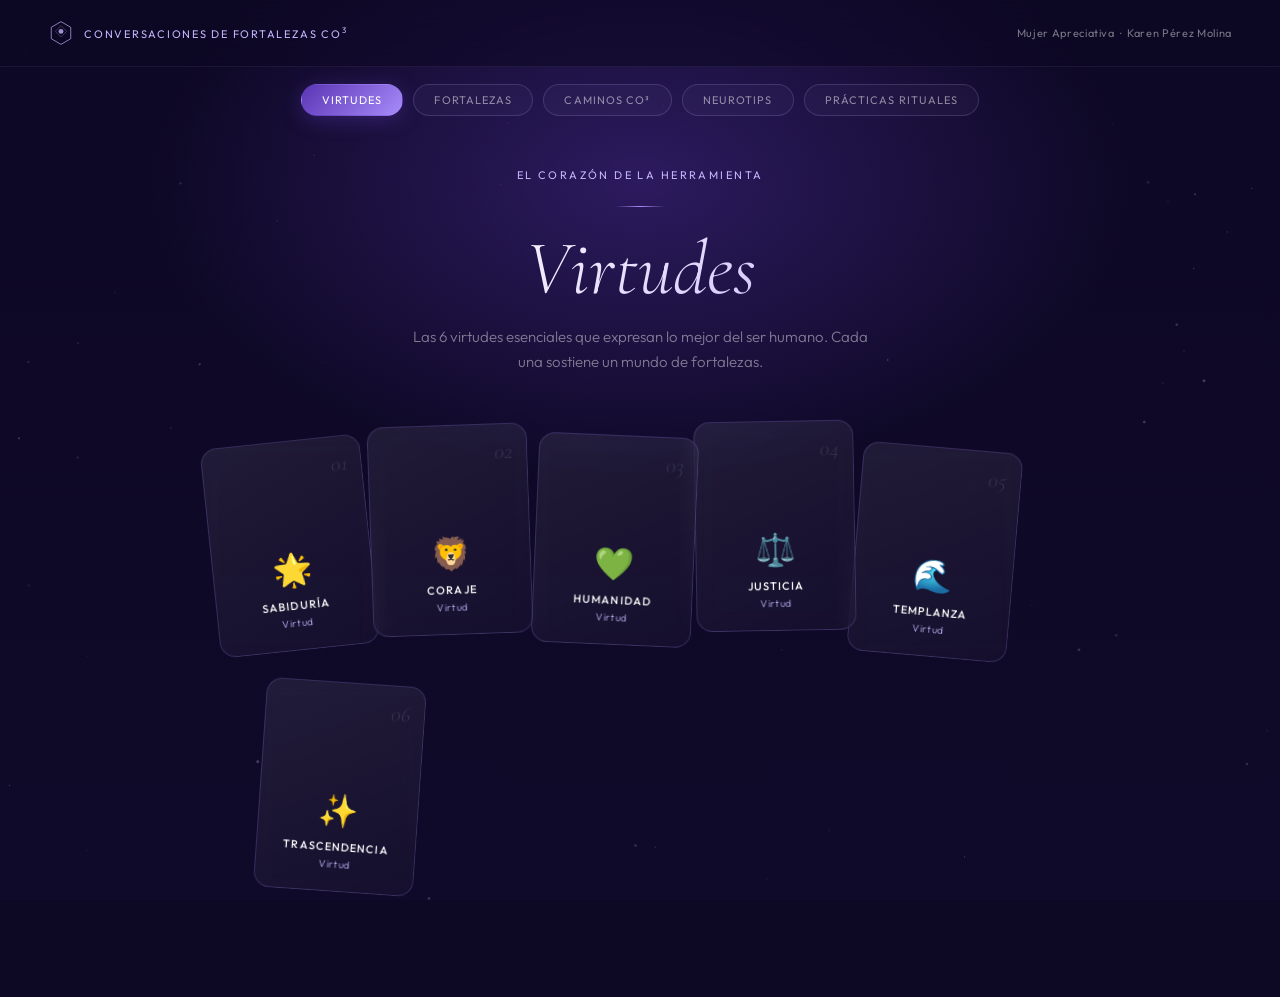
<file: category.html>
<!DOCTYPE html>
<html lang="es">
<head>
<meta charset="UTF-8">
<meta name="viewport" content="width=device-width, initial-scale=1.0">
<title>Conversaciones de Fortalezas Co³ — Explorar</title>
<link rel="preconnect" href="https://fonts.googleapis.com">
<link href="https://fonts.googleapis.com/css2?family=Cormorant+Garamond:ital,wght@0,300;0,400;0,600;1,300;1,400&family=Outfit:wght@200;300;400;500&display=swap" rel="stylesheet">
<style>
  :root {
    --deep:   #0D0824;
    --white:  #FFFFFF;
    --muted:  rgba(255,255,255,0.45);
    --cat-primary:   #5B35B5;
    --cat-secondary: #A78BFA;
    --cat-glow:      rgba(91,53,181,0.35);
    --cat-border:    rgba(167,139,250,0.2);
    --cat-text:      #C4B5FD;
  }
  [data-cat="virtudes"]   { --cat-primary:#5B35B5; --cat-secondary:#A78BFA; --cat-glow:rgba(91,53,181,0.4); --cat-border:rgba(167,139,250,0.22); --cat-text:#C4B5FD; }
  [data-cat="fortalezas"] { --cat-primary:#6B2FA0; --cat-secondary:#D946EF; --cat-glow:rgba(107,47,160,0.4); --cat-border:rgba(217,70,239,0.22); --cat-text:#F0ABFC; }
  [data-cat="caminos"]    { --cat-primary:#1B4A7A; --cat-secondary:#38BDF8; --cat-glow:rgba(27,74,122,0.45); --cat-border:rgba(56,189,248,0.22); --cat-text:#7DD3FC; }
  [data-cat="neurotips"]  { --cat-primary:#1A4A3E; --cat-secondary:#2DD4BF; --cat-glow:rgba(26,74,62,0.45); --cat-border:rgba(45,212,191,0.22); --cat-text:#5EEAD4; }
  [data-cat="rituales"]   { --cat-primary:#7A3515; --cat-secondary:#FB923C; --cat-glow:rgba(122,53,21,0.45); --cat-border:rgba(251,146,60,0.22); --cat-text:#FDBA74; }

  *, *::before, *::after { box-sizing:border-box; margin:0; padding:0; }
  html, body { width:100%; min-height:100vh; font-family:'Outfit',sans-serif; background:var(--deep); color:var(--white); overflow-x:hidden; }

  /* ── BG ── */
  .bg { position:fixed; inset:0; z-index:0;
    background:
      radial-gradient(ellipse 70% 60% at 50% 20%, var(--cat-glow) 0%, transparent 55%),
      linear-gradient(180deg, #0D0824 0%, #100A2A 100%);
    transition:background 0.8s ease; }
  canvas#ambient { position:fixed; inset:0; z-index:1; pointer-events:none; }

  /* ── HEADER ── */
  .site-header {
    position:fixed; top:0; left:0; right:0; z-index:50;
    display:flex; align-items:center; justify-content:space-between;
    padding:20px 48px;
    backdrop-filter:blur(16px);
    background:rgba(13,8,36,0.55);
    border-bottom:1px solid rgba(196,181,253,0.08);
    opacity:0; animation:revUp 0.6s ease forwards 0.2s;
  }
  .header-logo { display:flex; align-items:center; gap:10px; cursor:pointer; }
  .header-logo svg { width:26px; }
  .header-logo-text { font-size:11px; letter-spacing:0.16em; text-transform:uppercase; color:var(--cat-text); transition:color 0.3s; }
  .header-right { font-size:11px; color:var(--muted); letter-spacing:0.06em; }

  /* ── CAT NAV PILLS ── */
  .cat-nav {
    position:fixed; top:70px; left:0; right:0; z-index:40;
    display:flex; align-items:center; justify-content:center; gap:10px;
    padding:14px 48px;
    opacity:0; animation:revUp 0.7s ease forwards 0.5s;
  }
  .cat-pill {
    padding:8px 20px; border-radius:100px;
    border:1px solid rgba(196,181,253,0.18);
    background:rgba(196,181,253,0.04);
    font-size:11px; font-weight:400; letter-spacing:0.1em; text-transform:uppercase;
    color:rgba(255,255,255,0.5); cursor:pointer;
    transition:all 0.25s ease;
    white-space:nowrap;
  }
  .cat-pill:hover { background:rgba(196,181,253,0.1); color:var(--white); }
  .cat-pill.active {
    background:linear-gradient(135deg,var(--cat-primary),var(--cat-secondary));
    border-color:transparent; color:var(--white);
    box-shadow:0 4px 20px var(--cat-glow);
  }

  /* ── HERO HEADER ── */
  .cat-header {
    position:relative; z-index:20;
    padding:168px 56px 32px;
    text-align:center;
  }
  .cat-eyebrow {
    font-size:11px; letter-spacing:0.22em; text-transform:uppercase;
    color:var(--cat-text); margin-bottom:14px;
    opacity:0; transform:translateY(16px);
    animation:revUp 0.7s ease forwards 0.7s;
    transition:color 0.4s;
  }
  .cat-title {
    font-family:'Cormorant Garamond',serif; font-weight:300; font-style:italic;
    font-size:clamp(48px,6vw,80px); line-height:1;
    background:linear-gradient(135deg,var(--white) 30%,var(--cat-secondary));
    -webkit-background-clip:text; -webkit-text-fill-color:transparent; background-clip:text;
    opacity:0; transform:translateY(24px);
    animation:revUp 0.9s cubic-bezier(.22,.68,0,1.2) forwards 0.9s;
    transition:background 0.4s;
  }
  .cat-desc {
    margin-top:16px; font-size:15px; font-weight:300; color:var(--muted);
    max-width:460px; margin-left:auto; margin-right:auto; line-height:1.7;
    opacity:0; transform:translateY(14px);
    animation:revUp 0.8s ease forwards 1.1s;
  }
  .cat-divider {
    width:50px; height:1px; margin:24px auto;
    background:linear-gradient(90deg,transparent,var(--cat-secondary),transparent);
    opacity:0; animation:revFade 0.8s ease forwards 1.2s;
    transition:background 0.4s;
  }

  /* ── STAGE ── */
  .stage {
    position:relative; z-index:10;
    width:100%; height:580px;
    perspective:1400px; margin-top:10px;
  }

  /* ── CARDS ── */
  .sub-card {
    position:absolute; width:160px; height:210px;
    border-radius:16px; cursor:pointer;
    transform-style:preserve-3d; opacity:0;
    transition:transform 0.5s cubic-bezier(.22,.68,0,1.15), filter 0.4s ease, box-shadow 0.4s ease, opacity 0.5s ease;
    will-change:transform;
  }
  .sub-card.revealed { opacity:1; }
  .sub-card.dimmed { filter:blur(4px) brightness(0.28) !important; transform:scale(0.88) !important; pointer-events:none; opacity:0.35 !important; }
  .sub-card.focused { z-index:80 !important; }

  .sub-card-inner {
    width:100%; height:100%; border-radius:16px;
    background:linear-gradient(155deg,rgba(255,255,255,0.07) 0%,rgba(255,255,255,0.02) 100%);
    border:1px solid var(--cat-border);
    display:flex; flex-direction:column; align-items:center; justify-content:flex-end;
    padding:18px 14px 20px;
    position:relative; overflow:hidden;
    transition:border-color 0.3s, background 0.3s;
    backdrop-filter:blur(8px);
  }
  .sub-card:hover .sub-card-inner { border-color:var(--cat-secondary); background:linear-gradient(155deg,rgba(255,255,255,0.1) 0%,rgba(255,255,255,0.04) 100%); }
  .sub-card-inner::before { content:''; position:absolute; top:0; left:0; right:0; height:3px; background:linear-gradient(90deg,var(--cat-primary),var(--cat-secondary)); opacity:0; transition:opacity 0.3s; }
  .sub-card:hover .sub-card-inner::before { opacity:1; }
  .sub-card-inner::after { content:''; position:absolute; inset:0; background:linear-gradient(135deg,rgba(255,255,255,0.1) 0%,transparent 50%,rgba(255,255,255,0.03) 100%); border-radius:16px; opacity:0; transition:opacity 0.3s; }
  .sub-card:hover .sub-card-inner::after { opacity:1; }

  .sub-card-num { position:absolute; top:14px; right:14px; font-family:'Cormorant Garamond',serif; font-size:22px; font-weight:300; font-style:italic; color:rgba(255,255,255,0.12); }
  .sub-card-icon { font-size:32px; margin-bottom:10px; transition:transform 0.3s; }
  .sub-card:hover .sub-card-icon { transform:scale(1.12) translateY(-4px); }
  .sub-card-name { font-size:11px; font-weight:500; letter-spacing:0.1em; text-transform:uppercase; color:var(--white); text-align:center; line-height:1.3; }
  .sub-card-virtue { font-size:10px; font-weight:300; margin-top:4px; color:var(--cat-text); letter-spacing:0.06em; text-align:center; transition:color 0.3s; }

  /* ── GLOW ON HOVER ── */
  .sub-card:hover { box-shadow:0 32px 64px rgba(0,0,0,0.5), 0 0 40px var(--cat-glow); z-index:50 !important; }

  /* ── CARD POSITIONS ── */
  .sc-1  { left:calc(50% - 430px); top:24px;  transform:rotate(-6deg);  z-index:3; }
  .sc-2  { left:calc(50% - 270px); top:8px;   transform:rotate(-2deg);  z-index:4; }
  .sc-3  { left:calc(50% - 105px); top:18px;  transform:rotate(2.5deg); z-index:5; }
  .sc-4  { left:calc(50% + 55px);  top:4px;   transform:rotate(-1deg);  z-index:4; }
  .sc-5  { left:calc(50% + 215px); top:30px;  transform:rotate(5deg);   z-index:3; }
  .sc-6  { left:calc(50% - 380px); top:265px; transform:rotate(4deg);   z-index:2; }
  .sc-7  { left:calc(50% - 210px); top:248px; transform:rotate(-3deg);  z-index:3; }
  .sc-8  { left:calc(50% - 40px);  top:255px; transform:rotate(1.5deg); z-index:4; }
  .sc-9  { left:calc(50% + 120px); top:240px; transform:rotate(-4deg);  z-index:3; }
  .sc-10 { left:calc(50% + 290px); top:272px; transform:rotate(7deg);   z-index:2; }

  /* ── DETAIL PANEL ── */
  .detail-panel {
    position:fixed; inset:0; z-index:200;
    display:flex; align-items:center; justify-content:center;
    padding:40px; pointer-events:none;
    opacity:0; transition:opacity 0.4s ease;
  }
  .detail-panel.open { opacity:1; pointer-events:all; }

  .detail-backdrop {
    position:absolute; inset:0;
    background:rgba(13,8,36,0.88);
    backdrop-filter:blur(20px);
  }
  .detail-close {
    position:absolute; top:32px; right:40px;
    width:40px; height:40px; border-radius:50%;
    border:1px solid rgba(255,255,255,0.15);
    background:rgba(255,255,255,0.05);
    color:var(--white); font-size:18px;
    cursor:pointer; display:flex; align-items:center; justify-content:center;
    transition:background 0.2s, border-color 0.2s; z-index:10;
  }
  .detail-close:hover { background:rgba(255,255,255,0.12); border-color:rgba(255,255,255,0.3); }

  .detail-content {
    position:relative; z-index:5;
    background:rgba(255,255,255,0.04);
    border:1px solid var(--cat-border);
    border-radius:28px; padding:52px 60px;
    max-width:580px; width:100%;
    box-shadow:0 40px 100px rgba(0,0,0,0.6), 0 0 80px var(--cat-glow);
    transform:scale(0.92) translateY(24px);
    transition:transform 0.5s cubic-bezier(.22,.68,0,1.2);
    overflow-y:auto; max-height:88vh;
  }
  .detail-panel.open .detail-content { transform:scale(1) translateY(0); }

  .detail-icon { font-size:52px; margin-bottom:18px; }
  .detail-virtue { font-size:11px; letter-spacing:0.2em; text-transform:uppercase; color:var(--cat-text); margin-bottom:8px; }
  .detail-name { font-family:'Cormorant Garamond',serif; font-size:44px; font-weight:300; color:var(--white); margin-bottom:24px; line-height:1.1; }
  .detail-divider { height:1px; background:linear-gradient(90deg,var(--cat-secondary),transparent); margin-bottom:24px; opacity:0.4; }
  .detail-label { font-size:10px; letter-spacing:0.18em; text-transform:uppercase; color:var(--cat-text); margin-bottom:8px; opacity:0.7; }
  .detail-text { font-size:15px; font-weight:300; line-height:1.78; color:rgba(255,255,255,0.82); margin-bottom:24px; }
  .detail-micro { font-size:14px; font-weight:300; line-height:1.72; color:rgba(255,255,255,0.7); margin-bottom:28px; font-style:italic; border-left:2px solid var(--cat-secondary); padding-left:16px; opacity:0.9; }

  .detail-actions { display:flex; gap:12px; flex-wrap:wrap; }
  .detail-cta {
    display:inline-flex; align-items:center; gap:10px;
    padding:14px 28px;
    background:linear-gradient(135deg,var(--cat-primary),var(--cat-secondary));
    border:none; border-radius:12px; color:var(--white);
    font-family:'Outfit',sans-serif; font-size:13px; font-weight:400; letter-spacing:0.08em;
    cursor:pointer; transition:transform 0.2s, box-shadow 0.3s;
    box-shadow:0 8px 32px var(--cat-glow);
  }
  .detail-cta:hover { transform:translateY(-2px); box-shadow:0 16px 48px var(--cat-glow); }
  .detail-cta-ghost {
    display:inline-flex; align-items:center; gap:10px;
    padding:14px 24px;
    background:transparent;
    border:1px solid var(--cat-border); border-radius:12px; color:var(--cat-text);
    font-family:'Outfit',sans-serif; font-size:13px; font-weight:300; letter-spacing:0.08em;
    cursor:pointer; transition:all 0.2s;
  }
  .detail-cta-ghost:hover { border-color:var(--cat-secondary); color:var(--white); }

  /* ── ANIMATIONS ── */
  @keyframes revUp    { to { opacity:1; transform:translateY(0); } }
  @keyframes revFade  { to { opacity:1; } }
</style>
</head>
<body data-cat="virtudes" id="page">

<div class="bg" id="bg"></div>
<canvas id="ambient"></canvas>

<!-- HEADER -->
<header class="site-header">
  <div class="header-logo" onclick="window.location.href='login.html'">
    <svg viewBox="0 0 32 32" fill="none">
      <path d="M16 2 L28 9 L28 23 L16 30 L4 23 L4 9 Z" stroke="rgba(196,181,253,0.7)" stroke-width="1.2" fill="none"/>
      <path d="M16 7 L23 14 L16 21 L9 14 Z" stroke="rgba(196,181,253,0.4)" stroke-width="0.8" fill="none"/>
      <circle cx="16" cy="14" r="3" fill="rgba(196,181,253,0.8)"/>
    </svg>
    <div class="header-logo-text">Conversaciones de Fortalezas Co<sup style="font-size:8px">3</sup></div>
  </div>
  <div class="header-right">Mujer Apreciativa &nbsp;·&nbsp; Karen Pérez Molina</div>
</header>

<!-- CATEGORY NAVIGATION -->
<nav class="cat-nav" id="catNav">
  <div class="cat-pill active" data-key="virtudes" onclick="switchCategory('virtudes',this)">Virtudes</div>
  <div class="cat-pill" data-key="fortalezas" onclick="switchCategory('fortalezas',this)">Fortalezas</div>
  <div class="cat-pill" data-key="caminos" onclick="switchCategory('caminos',this)">Caminos Co³</div>
  <div class="cat-pill" data-key="neurotips" onclick="switchCategory('neurotips',this)">Neurotips</div>
  <div class="cat-pill" data-key="rituales" onclick="switchCategory('rituales',this)">Prácticas Rituales</div>
</nav>

<!-- HEADER AREA -->
<div class="cat-header">
  <p class="cat-eyebrow" id="catEyebrow">El corazón de la herramienta</p>
  <div class="cat-divider"></div>
  <h1 class="cat-title" id="catTitle">Virtudes</h1>
  <p class="cat-desc" id="catDesc">Las 6 virtudes esenciales que expresan lo mejor del ser humano. Cada una sostiene un mundo de fortalezas.</p>
</div>

<!-- STAGE -->
<div class="stage" id="stage"></div>

<!-- DETAIL PANEL -->
<div class="detail-panel" id="detailPanel">
  <div class="detail-backdrop" onclick="closeDetail()"></div>
  <button class="detail-close" onclick="closeDetail()">✕</button>
  <div class="detail-content">
    <div class="detail-icon" id="detailIcon">✨</div>
    <p class="detail-virtue" id="detailVirtue">Virtud</p>
    <h2 class="detail-name" id="detailName">Sabiduría</h2>
    <div class="detail-divider"></div>
    <p class="detail-label">El poder de esta fortaleza</p>
    <p class="detail-text" id="detailPower">Texto...</p>
    <p class="detail-label">Pregunta generativa</p>
    <p class="detail-text" id="detailQuestion">¿Cuándo...?</p>
    <p class="detail-label">Micropráctica</p>
    <p class="detail-micro" id="detailMicro">Práctica...</p>
    <div class="detail-actions">
      <button class="detail-cta" onclick="goToCard()">Ver carta completa →</button>
      <button class="detail-cta-ghost" onclick="closeDetail()">Seguir explorando</button>
    </div>
  </div>
</div>

<script>
// ── COMPLETE CARD DATA ──
const CATEGORIES = {
  virtudes: {
    title: 'Virtudes y Fortalezas',
    eyebrow: 'El corazón de la herramienta',
    desc: 'Las 6 virtudes esenciales que expresan lo mejor del ser humano. Cada una sostiene un mundo de fortalezas.',
    cards: [
      { icon:'🌟', name:'Sabiduría',     virtue:'Virtud',       power:'La capacidad de comprender la vida en profundidad, integrando experiencia, reflexión y discernimiento para orientar a otros y a uno mismo.',   question:'¿En qué momento tu sabiduría transformó una dificultad en aprendizaje?', micro:'Esta semana, identifica una situación difícil del pasado y escribe qué aprendiste de ella. Compártelo con alguien de tu equipo.' },
      { icon:'🦁', name:'Coraje',        virtue:'Virtud',       power:'La fuerza interior para actuar desde la autenticidad, incluso cuando el camino es incierto o el entorno no acompaña.',                         question:'¿Qué acción valiente te ha acercado más a quien realmente eres?', micro:'Identifica algo que necesitas decir y que has postergado por miedo. Hazlo hoy, con honestidad y cuidado.' },
      { icon:'💚', name:'Humanidad',     virtue:'Virtud',       power:'La capacidad de amar, conectar y cuidar con genuina presencia y empatía, creando lazos que sostienen al equipo.',                               question:'¿Cuándo sentiste que tu humanidad hizo la diferencia en alguien?', micro:'Hoy, dedica dos minutos a escuchar a alguien sin interrumpir, sin dar soluciones. Solo estar presente.' },
      { icon:'⚖️', name:'Justicia',      virtue:'Virtud',       power:'El compromiso de actuar con equidad, responsabilidad y respeto por el bien común, más allá del interés personal.',                              question:'¿Cómo tu sentido de justicia guía tus decisiones cotidianas?', micro:'En tu próxima reunión, asegúrate de que todas las voces sean escuchadas antes de tomar una decisión.' },
      { icon:'🌊', name:'Templanza',     virtue:'Virtud',       power:'La capacidad de equilibrar las emociones y acciones, actuando desde la serenidad y la moderación incluso bajo presión.',                         question:'¿En qué área de tu vida la templanza te ha dado mayor claridad?', micro:'Antes de responder en un momento tenso, haz tres respiraciones profundas y observa cómo cambia tu perspectiva.' },
      { icon:'✨', name:'Trascendencia', virtue:'Virtud',       power:'La conexión con algo más grande: el propósito, la belleza, la gratitud y el sentido de la vida que va más allá de lo cotidiano.',               question:'¿Qué te conecta con algo más grande que tú mismo?', micro:'Escribe una frase que describa el propósito más profundo de tu trabajo. Léela cada mañana durante una semana.' },
    ]
  },
  fortalezas: {
    title: 'Fortalezas',
    eyebrow: 'Descubre tu potencial',
    desc: '24 fortalezas que expresan las virtudes en la vida cotidiana. Cada una es una semilla de transformación.',
    cards: [
      { icon:'🔍', name:'Curiosidad',         virtue:'Sabiduría',   power:'El amor por aprender y explorar lo nuevo, abriendo puertas a posibilidades inesperadas que enriquecen la conversación y la innovación.',  question:'¿Cuándo tu curiosidad te llevó a un descubrimiento que cambió algo?', micro:'Hoy, haz una pregunta que normalmente no harías. Escucha la respuesta con genuina apertura.' },
      { icon:'🧩', name:'Creatividad',        virtue:'Sabiduría',   power:'La capacidad de generar ideas originales y transformar lo ordinario en extraordinario, conectando elementos que otros no ven.',              question:'¿Cómo tu creatividad ha resuelto un desafío que parecía imposible?', micro:'Frente al próximo problema, genera al menos 5 soluciones diferentes antes de elegir la primera que se te ocurra.' },
      { icon:'💡', name:'Perspectiva',        virtue:'Sabiduría',   power:'Ver el cuadro completo y ofrecer una mirada que orienta y da sentido a los demás, integrando múltiples puntos de vista.',                  question:'¿En qué momento tu perspectiva cambió el rumbo de una situación?', micro:'Esta semana, antes de opinar, pregunta a tres personas con visiones distintas. Integra lo que escuchas.' },
      { icon:'🔥', name:'Valentía',           virtue:'Coraje',      power:'Actuar con decisión frente al miedo, sabiendo que el crecimiento está al otro lado de la incomodidad y la incertidumbre.',                 question:'¿Qué acto de valentía te enorgullece más hoy?', micro:'Identifica una conversación que has evitado por miedo. Agéndala esta semana. El coraje comienza con un paso.' },
      { icon:'💎', name:'Autenticidad',       virtue:'Coraje',      power:'Vivir con coherencia entre lo que piensas, sientes y haces, expresando con honestidad tu esencia sin máscaras.',                            question:'¿Cómo expresas tu autenticidad cuando el entorno no lo facilita?', micro:'Antes de tomar una decisión importante, pregúntate: ¿Esto me representa auténticamente? ¿Soy fiel a mis valores?' },
      { icon:'🌱', name:'Perseverancia',      virtue:'Coraje',      power:'La capacidad de sostenerte en el esfuerzo y avanzar a pesar de los obstáculos, encontrando nuevas rutas cuando la primera se cierra.',      question:'¿Qué proyecto abandonarías si no tuvieras perseverancia?', micro:'Esta semana, avanza un paso en algo que hayas postergado. La perseverancia se construye con acciones pequeñas y constantes.' },
      { icon:'💞', name:'Amor',               virtue:'Humanidad',   power:'La fortaleza de conectar genuinamente con otros desde el cuidado, la reciprocidad y la presencia plena que fortalece los vínculos.',         question:'¿Cómo el amor que das transforma las relaciones a tu alrededor?', micro:'Hoy, expresa con palabras el aprecio que sientes por alguien del equipo. Sé específico: nombra lo que valoras de esa persona.' },
      { icon:'🤝', name:'Amabilidad',         virtue:'Humanidad',   power:'El placer de dar, ayudar y contribuir al bienestar de los demás sin esperar nada a cambio, creando un clima de generosidad.',               question:'¿Cuándo una pequeña amabilidad tuya generó un gran impacto?', micro:'Esta semana, realiza un acto de amabilidad invisible: ayuda a alguien sin que lo sepa, solo por el placer de hacerlo.' },
      { icon:'🧠', name:'Intel. Social',      virtue:'Humanidad',   power:'La capacidad de leer las emociones y necesidades de los demás con precisión y empatía, ajustando tu comunicación a cada persona.',          question:'¿Cómo tu inteligencia social ha facilitado conversaciones difíciles?', micro:'Antes de tu próxima conversación importante, pregúntate: ¿Qué está sintiendo esta persona? ¿Qué necesita?' },
      { icon:'🌍', name:'Trabajo en equipo',  virtue:'Justicia',    power:'La habilidad de colaborar, complementar fortalezas y crear algo mayor que la suma de las partes, poniendo el bien común primero.',           question:'¿Qué hace que un equipo contigo sea mejor que sin ti?', micro:'Esta semana, identifica una fortaleza de un compañero y díselo. Reconocer lo que otros aportan es el primer paso del trabajo en equipo.' },
    ]
  },
  caminos: {
    title: 'Caminos Co³',
    eyebrow: 'El alma conversacional',
    desc: 'Tres caminos — Conectar, Construir, Concretar — que guían cada conversación hacia la acción y el propósito compartido.',
    cards: [
      { icon:'🌐', name:'Conectar',           virtue:'Camino 1',   power:'Abre espacios de confianza y vínculo genuino. Es el primer paso de toda conversación viva: crear las condiciones para que emerja lo auténtico.',  question:'¿Qué necesitas para sentirte verdaderamente conectado en este equipo?', micro:'Inicia tu próxima reunión con 60 segundos de silencio intencional. Luego, pide que cada persona comparta una palabra de cómo llega hoy.' },
      { icon:'🔗', name:'Sombras Luminosas',  virtue:'Conectar',   power:'Transformar lo que parece negativo en fuente de aprendizaje y conexión. Las sombras revelan las fortalezas que aún no hemos nombrado.',          question:'¿Qué dificultad reciente te ha enseñado algo valioso sobre ti?', micro:'Comparte con el equipo una dificultad actual y pide que te ayuden a ver qué fortaleza esconde esa situación.' },
      { icon:'🎁', name:'Dones Cotidianos',   virtue:'Conectar',   power:'Reconocer los talentos invisibles que cada persona aporta al equipo cada día, pero que rara vez se nombran o celebran.',                        question:'¿Qué don de un colega rara vez se nombra pero siempre está presente?', micro:'Escribe un don invisible de cada miembro del equipo. Compártelos en la próxima reunión y observa qué sucede.' },
      { icon:'🏗️', name:'Construir',          virtue:'Camino 2',   power:'Impulsa la colaboración y la visión compartida. Es el espacio donde los sueños se vuelven planes y los planes se vuelven movimiento colectivo.', question:'¿Qué necesitamos construir juntos para llegar donde queremos ir?', micro:'Dibuja con el equipo una imagen del futuro ideal en 6 meses. No uses palabras, solo imágenes y metáforas.' },
      { icon:'🔭', name:'Visión Compartida',  virtue:'Construir',  power:'Crear una imagen del futuro que inspire y oriente las acciones del equipo, convirtiendo el propósito en una brújula colectiva.',                 question:'¿Cómo sería nuestro equipo en su mejor versión dentro de un año?', micro:'Pide que cada persona complete esta frase: "En un año, nuestro equipo será reconocido por..."' },
      { icon:'🎯', name:'Concretar',          virtue:'Camino 3',   power:'Orienta hacia acuerdos, decisiones y acción. Convierte la energía conversacional en movimiento real, compromisos claros y resultados.',          question:'¿Cuál es el primer paso concreto que podemos dar hoy?', micro:'Al final de cada reunión, cierra con: "¿Cuál es el próximo paso? ¿Quién lo hace? ¿Cuándo?" Escríbelo y hazlo visible.' },
      { icon:'🌱', name:'Rumbo Compartido',   virtue:'Concretar',  power:'Definir compromisos claros que todos puedan sostener con convicción, alineando el equipo hacia una misma dirección.',                           question:'¿Qué compromiso quieres hacer hoy frente al equipo?', micro:'Cada miembro formula un compromiso en voz alta ante el equipo. La declaración pública activa el poder de la responsabilidad compartida.' },
      { icon:'🎉', name:'Alianzas',           virtue:'Concretar',  power:'Celebrar los logros y fortalecer los vínculos que los hicieron posibles, reconociendo que el éxito es siempre colectivo.',                      question:'¿Qué alianza en tu equipo merece ser celebrada hoy?', micro:'Dedica los últimos 5 minutos de tu próxima reunión a celebrar un logro del equipo, por pequeño que parezca.' },
      { icon:'🌀', name:'Universos Paralelos',virtue:'Conectar',   power:'Explorar perspectivas radicalmente distintas para expandir la visión del equipo y descubrir posibilidades que no veíamos desde nuestra lente.',  question:'¿Qué verías si miraras esta situación desde los ojos de alguien completamente diferente a ti?', micro:'Elige un desafío actual y pide al equipo que lo mire desde la perspectiva de un cliente, un niño, o alguien del futuro.' },
      { icon:'💫', name:'Lado B',             virtue:'Conectar',   power:'Explorar el reverso de las situaciones difíciles para descubrir aprendizajes ocultos, recursos inesperados y fortalezas emergentes.',            question:'¿Qué está intentando enseñarte esta dificultad?', micro:'Escribe la situación que más te está costando. Luego, escribe tres dones que te está dando. Compártelo con alguien de confianza.' },
    ]
  },
  neurotips: {
    title: 'Neurotips',
    eyebrow: 'Ciencia al servicio del diálogo',
    desc: 'Puentes entre la neurociencia y la práctica cotidiana. Ideas que transforman la manera en que conversamos, colaboramos y tomamos decisiones.',
    cards: [
      { icon:'⚡', name:'El Conflicto es Energía',    virtue:'Neurotip', power:'El conflicto activa el sistema nervioso. Cuando aprendemos a usarlo como combustible en lugar de amenaza, se convierte en motor de innovación.',      question:'¿Qué conflicto reciente podría ser una fuente de energía creativa?', micro:'La próxima vez que surja tensión, di en voz alta: "Esta tensión tiene información valiosa. ¿Qué nos está diciendo?" Observa lo que emerge.' },
      { icon:'💬', name:'Nombrar lo que Sentimos',    virtue:'Neurotip', power:'Poner nombre a las emociones activa la corteza prefrontal y reduce la intensidad de la amígdala, abriendo espacio para la acción consciente.',         question:'¿Qué emoción presente necesita ser nombrada en tu equipo hoy?', micro:'Al inicio de una reunión difícil, pide que cada persona comparta en una palabra cómo está llegando emocionalmente. El simple acto de nombrarlo cambia la dinámica.' },
      { icon:'🌬️', name:'Respiración que Regula',    virtue:'Neurotip', power:'La respiración consciente activa el sistema nervioso parasimpático y restaura la calma en segundos, preparando el cerebro para el diálogo genuino.',  question:'¿Cuándo una pausa respiratoria podría transformar una reunión?', micro:'Antes de conversaciones importantes, practica 4-7-8: inhala 4 segundos, sostén 7, exhala 8. Repite 3 veces. Invita al equipo a hacerlo contigo.' },
      { icon:'🗣️', name:'Lenguaje que Transforma',   virtue:'Neurotip', power:'Las palabras que elegimos moldean la realidad que creamos. El lenguaje apreciativo activa el sistema de recompensa y expande el pensamiento.',         question:'¿Qué palabra cambiarías en tus conversaciones para activar más energía?', micro:'Durante una semana, cambia "sí, pero" por "sí, y además". Observa cómo cambia la energía de las conversaciones.' },
      { icon:'🧭', name:'Propósito que Guía',         virtue:'Neurotip', power:'Conectar con el por qué activa la dopamina y la motivación sostenida. El propósito es el mejor combustible para la acción consciente y el bienestar.',  question:'¿Cuál es el propósito más profundo que guía tu trabajo hoy?', micro:'Completa esta frase con tu equipo: "Lo que hacemos importa porque..." Lee las respuestas en voz alta. El propósito se activa cuando se nombra.' },
    ]
  },
  rituales: {
    title: 'Prácticas Rituales',
    eyebrow: 'El espíritu del encuentro',
    desc: 'Gestos simbólicos que transforman lo cotidiano en significativo. Rituales que honran los procesos y renuevan la energía colectiva.',
    cards: [
      { icon:'🤲', name:'Ritual de Bienvenida',         virtue:'Ritual', power:'Crear un umbral simbólico que invite a las personas a llegar presentes y disponibles, dejando fuera las distracciones y llegando al encuentro.',   question:'¿Cómo sería el comienzo de tus reuniones si iniciaran con un ritual de presencia?', micro:'Diseña un ritual de inicio con tu equipo: puede ser una palabra, una respiración o una pregunta de llegada. Practícalo durante 21 días.' },
      { icon:'🧹', name:'Ritual de Limpieza',           virtue:'Ritual', power:'Liberar tensiones acumuladas para entrar al encuentro con la energía renovada. Lo que soltamos antes de conversar determina la calidad del diálogo.', question:'¿Qué necesitas soltar antes de esta conversación para estar completamente presente?', micro:'Antes de una reunión importante, pide a cada persona que escriba en un papel lo que quiere dejar fuera. Dóblenlo y déjenlo fuera de la sala.' },
      { icon:'🌿', name:'Ritual de Renovación',         virtue:'Ritual', power:'Marcar simbólicamente el comienzo de un nuevo ciclo con intención y presencia colectiva. Los rituales de renovación activan la esperanza.',         question:'¿Qué nuevo comienzo quieres marcar hoy con tu equipo?', micro:'Al iniciar un nuevo proyecto o etapa, crea un ritual de intención: que cada persona comparta una palabra que quiere encarnar en este nuevo ciclo.' },
      { icon:'🎓', name:'Ritual de Aprender Enseñando', virtue:'Ritual', power:'Integrar lo aprendido compartiéndolo. Enseñar profundiza el aprendizaje propio y fortalece el vínculo al hacer del conocimiento algo colectivo.',   question:'¿Qué aprendizaje reciente podrías compartir con tu equipo hoy?', micro:'En la próxima reunión, dedica 5 minutos a que un miembro comparta algo que aprendió recientemente, de cualquier fuente.' },
      { icon:'🫱', name:'Ritual de Pedir y Ofrecer',    virtue:'Ritual', power:'Cultivar la reciprocidad como práctica viva: nombrar lo que necesitamos y lo que podemos dar, creando un ecosistema de apoyo mutuo consciente.', question:'¿Qué necesitas del equipo hoy? ¿Qué puedes ofrecer?', micro:'En una reunión, crea dos rondas: "Hoy necesito..." y "Hoy puedo ofrecer...". Observa cómo la reciprocidad fortalece el vínculo.' },
    ]
  }
};

// ── STATE ──
let currentCatKey = 'virtudes';
let currentCards = [];
let selectedIdx = -1;

// ── AMBIENT PARTICLES ──
const cv = document.getElementById('ambient');
const cx = cv.getContext('2d');
function rsz() { cv.width = window.innerWidth; cv.height = window.innerHeight; }
rsz(); window.addEventListener('resize', rsz);
const pp = [];
for (let i = 0; i < 70; i++) pp.push({
  x: Math.random() * window.innerWidth, y: Math.random() * window.innerHeight,
  r: Math.random() * 1.4 + 0.3, vx: (Math.random() - 0.5) * 0.2,
  vy: -(Math.random() * 0.25 + 0.06), a: Math.random() * 0.35 + 0.05,
  p: Math.random() * Math.PI * 2
});
function anim() {
  cx.clearRect(0, 0, cv.width, cv.height);
  pp.forEach(p => {
    p.x += p.vx; p.y += p.vy; p.p += 0.015;
    p.a = Math.sin(p.p) * 0.12 + 0.15;
    if (p.y < -5) p.y = cv.height + 5;
    cx.beginPath(); cx.arc(p.x, p.y, p.r, 0, Math.PI * 2);
    cx.fillStyle = `rgba(196,181,253,${p.a})`; cx.fill();
  });
  requestAnimationFrame(anim);
}
anim();

// ── CARD POSITIONS ──
const posClasses = ['sc-1','sc-2','sc-3','sc-4','sc-5','sc-6','sc-7','sc-8','sc-9','sc-10'];
const baseRots   = [-6,-2,2.5,-1,5,4,-3,1.5,-4,7];

function buildCards(catKey) {
  const cat = CATEGORIES[catKey];
  const stage = document.getElementById('stage');
  stage.innerHTML = '';
  currentCards = cat.cards;
  selectedIdx = -1;

  cat.cards.forEach((card, i) => {
    const el = document.createElement('div');
    el.className = `sub-card ${posClasses[i] || 'sc-'+(i+1)}`;
    el.dataset.idx = i;
    el.innerHTML = `
      <div class="sub-card-inner">
        <span class="sub-card-num">${String(i+1).padStart(2,'0')}</span>
        <div class="sub-card-icon">${card.icon}</div>
        <div class="sub-card-name">${card.name.replace(/\n/g,'<br>')}</div>
        <div class="sub-card-virtue">${card.virtue}</div>
      </div>`;

    const rot = baseRots[i] || 0;
    el.addEventListener('mousemove', e => {
      if (el.classList.contains('dimmed')) return;
      const r = el.getBoundingClientRect();
      const dx = (e.clientX - (r.left + r.width/2)) / (r.width/2);
      const dy = (e.clientY - (r.top + r.height/2)) / (r.height/2);
      el.style.transform = `rotate(${rot}deg) rotateX(${dy*-14}deg) rotateY(${dx*14}deg) translateY(-18px) scale(1.08)`;
    });
    el.addEventListener('mouseleave', () => {
      if (el.classList.contains('dimmed')) return;
      el.style.transform = `rotate(${rot}deg)`;
    });
    el.addEventListener('click', () => openDetail(i));

    stage.appendChild(el);
    setTimeout(() => el.classList.add('revealed'), 400 + i * 100);
  });
}

function switchCategory(key, pillEl) {
  if (key === currentCatKey) return;
  currentCatKey = key;
  closeDetail();

  // Update pills
  document.querySelectorAll('.cat-pill').forEach(p => p.classList.remove('active'));
  if (pillEl) pillEl.classList.add('active');

  // Update body theme
  document.getElementById('page').dataset.cat = key;

  // Update header text
  const cat = CATEGORIES[key];
  document.getElementById('catTitle').textContent   = cat.title;
  document.getElementById('catEyebrow').textContent = cat.eyebrow;
  document.getElementById('catDesc').textContent    = cat.desc;

  // Rebuild cards
  buildCards(key);
}

// ── DETAIL PANEL ──
function openDetail(idx) {
  selectedIdx = idx;
  const card = currentCards[idx];
  document.getElementById('detailIcon').textContent     = card.icon;
  document.getElementById('detailVirtue').textContent   = card.virtue;
  document.getElementById('detailName').textContent     = card.name.replace(/\n/g,' ');
  document.getElementById('detailPower').textContent    = card.power;
  document.getElementById('detailQuestion').textContent = card.question;
  document.getElementById('detailMicro').textContent    = card.micro;
  document.getElementById('detailPanel').classList.add('open');

  document.querySelectorAll('.sub-card').forEach((c, i) => {
    c.classList.toggle('dimmed', i !== idx);
    c.classList.toggle('focused', i === idx);
  });
}

function closeDetail() {
  document.getElementById('detailPanel').classList.remove('open');
  document.querySelectorAll('.sub-card').forEach(c => c.classList.remove('dimmed','focused'));
  selectedIdx = -1;
}

function goToCard() {
  window.location.href = `card.html?cat=${currentCatKey}&idx=${selectedIdx}`;
}

// ── INIT ──
buildCards('virtudes');
document.addEventListener('keydown', e => { if (e.key === 'Escape') closeDetail(); });
</script>
</body>
</html>
</file>
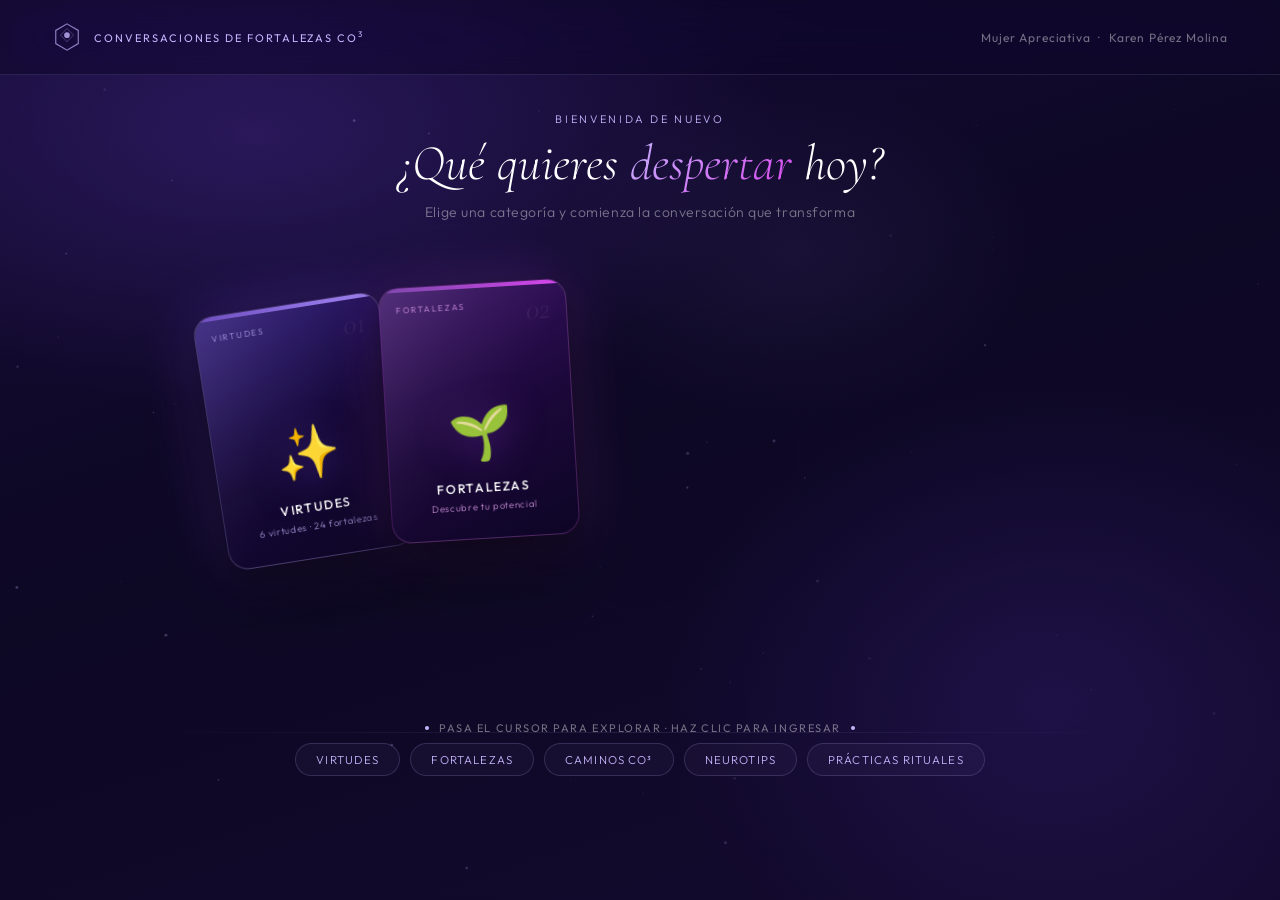
<file: home.html>
<!DOCTYPE html>
<html lang="es">
<head>
<meta charset="UTF-8">
<meta name="viewport" content="width=device-width, initial-scale=1.0">
<title>Conversaciones de Fortalezas Co³ — Inicio</title>
<link rel="preconnect" href="https://fonts.googleapis.com">
<link href="https://fonts.googleapis.com/css2?family=Cormorant+Garamond:ital,wght@0,300;0,400;0,600;1,300&family=Outfit:wght@200;300;400;500&display=swap" rel="stylesheet">
<style>
  /* ══════════════════════════════════════════════
     DESIGN TOKENS — unified with card/category
  ══════════════════════════════════════════════ */
  :root {
    --deep:       #0D0824;
    --violet:     #5B35B5;
    --mid:        #7C3AED;
    --glow:       #A78BFA;
    --lav:        #C4B5FD;
    --white:      #FFFFFF;
    --muted:      rgba(255,255,255,0.42);
    --border:     rgba(196,181,253,0.13);
    --surface:    rgba(255,255,255,0.04);

    /* per-card color tokens (overridden inline) */
    --c-primary:  #5B35B5;
    --c-second:   #A78BFA;
    --c-glow:     rgba(91,53,181,0.5);
    --c-border:   rgba(167,139,250,0.28);
    --c-text:     #C4B5FD;
  }

  *, *::before, *::after { box-sizing: border-box; margin: 0; padding: 0; }
  html, body {
    width: 100%; min-height: 100vh;
    font-family: 'Outfit', sans-serif;
    background: var(--deep);
    color: var(--white);
    overflow-x: hidden;
  }

  /* ── AMBIENT BACKGROUND ── */
  .bg {
    position: fixed; inset: 0; z-index: 0;
    background:
      radial-gradient(ellipse 75% 55% at 20% 15%, rgba(91,53,181,0.32) 0%, transparent 55%),
      radial-gradient(ellipse 55% 65% at 82% 78%, rgba(45,27,105,0.45) 0%, transparent 55%),
      radial-gradient(ellipse 38% 38% at 62% 28%, rgba(167,139,250,0.07) 0%, transparent 50%),
      linear-gradient(162deg, #150B35 0%, #0D0824 48%, #130A2E 100%);
    transition: background 1s ease;
  }
  canvas#dust {
    position: fixed; inset: 0; z-index: 1; pointer-events: none;
  }

  /* Concentric glow rings (same as card.html) */
  .ring {
    position: fixed; border-radius: 50%;
    border: 1px solid var(--border);
    pointer-events: none; z-index: 2;
    top: 50%; left: 50%;
    animation: ringPulse 7s ease-in-out infinite;
  }
  .ring-1 { width: 320px; height: 320px; transform: translate(-50%,-50%); opacity: 0.09; animation-delay: 0s; }
  .ring-2 { width: 600px; height: 600px; transform: translate(-50%,-50%); opacity: 0.05; animation-delay: 2s; }
  .ring-3 { width: 900px; height: 900px; transform: translate(-50%,-50%); opacity: 0.03; animation-delay: 4s; }
  @keyframes ringPulse {
    0%, 100% { opacity: inherit; }
    50% { box-shadow: 0 0 50px rgba(167,139,250,0.15); }
  }

  /* ── HEADER ── */
  .site-header {
    position: fixed; top: 0; left: 0; right: 0; z-index: 50;
    display: flex; align-items: center; justify-content: space-between;
    padding: 22px 52px;
    backdrop-filter: blur(20px) saturate(1.4);
    background: rgba(13,8,36,0.55);
    border-bottom: 1px solid var(--border);
    opacity: 0; animation: revFade 0.7s ease forwards 0.2s;
  }
  .header-logo {
    display: flex; align-items: center; gap: 12px; cursor: pointer;
    text-decoration: none;
  }
  .header-logo svg { width: 30px; height: 30px; }
  .header-logo-text {
    font-size: 11px; letter-spacing: 0.18em; text-transform: uppercase;
    color: var(--lav); line-height: 1.5; font-weight: 400;
  }
  .header-right {
    font-size: 12px; color: var(--muted); letter-spacing: 0.07em;
  }

  /* ── WELCOME SECTION ── */
  .welcome {
    position: relative; z-index: 20;
    text-align: center;
    padding: 112px 52px 0;
    opacity: 0; transform: translateY(22px);
    animation: revUp 0.9s cubic-bezier(.22,.68,0,1.2) forwards 0.5s;
  }
  .welcome-eyebrow {
    font-size: 11px; letter-spacing: 0.24em; text-transform: uppercase;
    color: var(--lav); margin-bottom: 10px; font-weight: 300;
  }
  .welcome-title {
    font-family: 'Cormorant Garamond', serif;
    font-style: italic; font-weight: 300;
    font-size: clamp(34px, 4vw, 50px);
    line-height: 1.1; color: var(--white);
  }
  .welcome-title em {
    font-style: italic;
    background: linear-gradient(135deg, var(--lav) 0%, #D946EF 100%);
    -webkit-background-clip: text; -webkit-text-fill-color: transparent; background-clip: text;
  }
  .welcome-sub {
    margin-top: 12px;
    font-size: 14px; font-weight: 300; color: var(--muted); letter-spacing: 0.04em;
  }

  /* ── TABLE / STAGE ── */
  .stage-wrap {
    position: relative; z-index: 10;
    width: 100%; padding: 0 0 20px;
    overflow: visible;
  }

  /* Subtle table surface line */
  .table-surface {
    position: absolute;
    bottom: 0; left: 10%; right: 10%;
    height: 1px;
    background: linear-gradient(90deg, transparent, rgba(196,181,253,0.12), transparent);
    z-index: 5;
  }

  .stage {
    position: relative;
    width: 100%;
    height: 440px;
    margin-top: 52px;
    perspective: 1400px;
    transform-style: preserve-3d;
  }

  /* ── CARD ITEMS ── */
  .card-item {
    position: absolute;
    width: 188px; height: 256px;
    border-radius: 20px;
    cursor: pointer;
    transform-style: preserve-3d;
    will-change: transform, box-shadow;
    opacity: 0;
    transition:
      transform 0.5s cubic-bezier(.22,.68,0,1.18),
      box-shadow 0.4s ease,
      filter 0.4s ease;
  }
  .card-item.revealed { opacity: 1; }

  /* Base rest positions */
  .card-1 { left: calc(50% - 430px); top: 30px;  --base: rotate(-9deg)  translateY(0px); z-index: 2; }
  .card-2 { left: calc(50% - 255px); top: 10px;  --base: rotate(-3.5deg) translateY(0px); z-index: 3; }
  .card-3 { left: calc(50% - 80px);  top: 20px;  --base: rotate(2deg)   translateY(0px); z-index: 5; }
  .card-4 { left: calc(50% + 95px);  top: 6px;   --base: rotate(6.5deg) translateY(0px); z-index: 3; }
  .card-5 { left: calc(50% + 268px); top: 38px;  --base: rotate(11deg)  translateY(0px); z-index: 2; }

  /* ── CARD INNER (the physical surface) ── */
  .card-inner {
    width: 100%; height: 100%;
    border-radius: 20px;
    position: relative;
    overflow: hidden;
    display: flex; flex-direction: column;
    align-items: center; justify-content: flex-end;
    padding: 22px 18px 26px;
    transform: var(--base);
    transition: transform 0.5s cubic-bezier(.22,.68,0,1.18);

    /* Glassmorphism surface */
    background: linear-gradient(
      150deg,
      rgba(255,255,255,0.11) 0%,
      rgba(255,255,255,0.04) 60%,
      rgba(0,0,0,0.1) 100%
    );
    border: 1px solid var(--c-border);
    box-shadow:
      0 32px 72px rgba(0,0,0,0.55),
      0 8px 24px rgba(0,0,0,0.35),
      0 0 0 0.5px rgba(255,255,255,0.06) inset,
      0 0 60px var(--c-glow);
    backdrop-filter: blur(4px);
  }

  /* Top accent stripe */
  .card-inner::before {
    content: '';
    position: absolute; top: 0; left: 0; right: 0; height: 3.5px;
    background: linear-gradient(90deg, var(--c-primary), var(--c-second));
    z-index: 2;
  }

  /* Specular highlight (glass sheen) */
  .card-inner::after {
    content: '';
    position: absolute; inset: 0;
    background: linear-gradient(
      128deg,
      rgba(255,255,255,0.18) 0%,
      rgba(255,255,255,0.06) 30%,
      transparent 55%
    );
    border-radius: 20px;
    z-index: 3;
    opacity: 0.7;
    transition: opacity 0.35s ease;
    pointer-events: none;
  }

  /* Dynamic shine on hover (JS moves it) */
  .card-shine {
    position: absolute; inset: 0;
    border-radius: 20px;
    background: radial-gradient(
      circle 120px at 50% 30%,
      rgba(255,255,255,0.18),
      transparent 70%
    );
    opacity: 0;
    transition: opacity 0.3s;
    pointer-events: none;
    z-index: 4;
  }

  .card-item:hover .card-shine { opacity: 1; }

  /* Card background gradient (colored per theme) */
  .card-bg {
    position: absolute; inset: 0; border-radius: 20px;
    z-index: 0;
    transition: opacity 0.4s;
  }

  /* Category-specific backgrounds */
  .cat-virtudes   .card-bg { background: linear-gradient(155deg, #2D1878 0%, #150836 55%, #0D0525 100%); }
  .cat-fortalezas .card-bg { background: linear-gradient(155deg, #3B1268 0%, #1C083A 55%, #0D0525 100%); }
  .cat-caminos    .card-bg { background: linear-gradient(155deg, #0D3A6B 0%, #061A38 55%, #020C1E 100%); }
  .cat-neurotips  .card-bg { background: linear-gradient(155deg, #0A3D30 0%, #051D18 55%, #010D0B 100%); }
  .cat-rituales   .card-bg { background: linear-gradient(155deg, #5C200A 0%, #2C1005 55%, #160804 100%); }

  /* Category CSS var overrides */
  .cat-virtudes   { --c-primary:#5B35B5; --c-second:#A78BFA; --c-glow:rgba(91,53,181,0.55); --c-border:rgba(167,139,250,0.26); --c-text:#C4B5FD; }
  .cat-fortalezas { --c-primary:#6B2FA0; --c-second:#D946EF; --c-glow:rgba(107,47,160,0.55); --c-border:rgba(217,70,239,0.24); --c-text:#F0ABFC; }
  .cat-caminos    { --c-primary:#1B4A7A; --c-second:#38BDF8; --c-glow:rgba(27,74,122,0.6); --c-border:rgba(56,189,248,0.24); --c-text:#7DD3FC; }
  .cat-neurotips  { --c-primary:#1A4A3E; --c-second:#2DD4BF; --c-glow:rgba(26,74,62,0.6); --c-border:rgba(45,212,191,0.24); --c-text:#5EEAD4; }
  .cat-rituales   { --c-primary:#7A3515; --c-second:#FB923C; --c-glow:rgba(122,53,21,0.6); --c-border:rgba(251,146,60,0.24); --c-text:#FDBA74; }

  /* ── CARD CONTENT ── */
  .card-number {
    position: absolute; top: 14px; right: 16px;
    font-family: 'Cormorant Garamond', serif;
    font-size: 30px; font-weight: 300; font-style: italic;
    color: rgba(255,255,255,0.08);
    z-index: 5; line-height: 1;
    transition: color 0.3s;
  }
  .card-item:hover .card-number { color: rgba(255,255,255,0.16); }

  .card-cat-badge {
    position: absolute; top: 16px; left: 16px;
    font-size: 8.5px; letter-spacing: 0.2em; text-transform: uppercase;
    color: var(--c-text); opacity: 0.65;
    z-index: 5; font-weight: 400;
    transition: opacity 0.3s;
  }
  .card-item:hover .card-cat-badge { opacity: 1; }

  .card-emoji {
    font-size: 52px;
    margin-bottom: 14px;
    filter: drop-shadow(0 6px 18px var(--c-glow));
    position: relative; z-index: 5;
    transition: transform 0.4s cubic-bezier(.22,.68,0,1.2), filter 0.3s;
    display: block;
  }
  .card-item:hover .card-emoji {
    transform: scale(1.14) translateY(-5px);
    filter: drop-shadow(0 10px 28px var(--c-glow));
  }

  .card-name {
    font-size: 12.5px; font-weight: 500; letter-spacing: 0.13em;
    text-transform: uppercase; color: var(--white);
    text-align: center; line-height: 1.3;
    position: relative; z-index: 5;
  }
  .card-sub {
    font-size: 9.5px; font-weight: 300; margin-top: 5px;
    color: var(--c-text); text-align: center; letter-spacing: 0.07em;
    position: relative; z-index: 5; opacity: 0.8;
  }

  /* Floating animation — breathing in rest */
  @keyframes breathe-1 { 0%,100%{transform:var(--base) translateY(0);} 50%{transform:var(--base) translateY(-9px);} }
  @keyframes breathe-2 { 0%,100%{transform:var(--base) translateY(0);} 50%{transform:var(--base) translateY(-7px);} }
  @keyframes breathe-3 { 0%,100%{transform:var(--base) translateY(0);} 50%{transform:var(--base) translateY(-11px);} }
  @keyframes breathe-4 { 0%,100%{transform:var(--base) translateY(0);} 50%{transform:var(--base) translateY(-8px);} }
  @keyframes breathe-5 { 0%,100%{transform:var(--base) translateY(0);} 50%{transform:var(--base) translateY(-6px);} }

  .card-1 .card-inner { animation: breathe-1 5.2s ease-in-out infinite 0s; }
  .card-2 .card-inner { animation: breathe-2 6.1s ease-in-out infinite 0.8s; }
  .card-3 .card-inner { animation: breathe-3 4.8s ease-in-out infinite 1.5s; }
  .card-4 .card-inner { animation: breathe-4 5.7s ease-in-out infinite 0.4s; }
  .card-5 .card-inner { animation: breathe-5 6.4s ease-in-out infinite 1.1s; }

  /* Hover: pause breathing, apply 3D tilt via JS */
  .card-item:hover .card-inner { animation: none !important; }

  /* HOVER: elevation + glow intensify */
  .card-item:hover {
    z-index: 60 !important;
  }
  .card-item:hover .card-inner {
    box-shadow:
      0 54px 100px rgba(0,0,0,0.65),
      0 16px 40px rgba(0,0,0,0.4),
      0 0 0 0.5px rgba(255,255,255,0.10) inset,
      0 0 90px var(--c-glow);
    border-color: var(--c-second);
  }
  .card-item:hover .card-inner::after { opacity: 0.4; }

  /* DIMMED state */
  .card-item.dimmed {
    filter: blur(2.5px) brightness(0.38) saturate(0.5);
    pointer-events: none;
    z-index: 1 !important;
  }
  .card-item.dimmed .card-inner { animation: none !important; }

  /* SELECTED / FOCUSED state */
  .card-item.focused {
    z-index: 70 !important;
  }

  /* ── CATEGORY STRIP ── */
  .cat-strip {
    position: relative; z-index: 20;
    display: flex; justify-content: center;
    gap: 10px; padding: 8px 52px 48px;
    flex-wrap: wrap;
    opacity: 0; animation: revFade 0.9s ease forwards 2.5s;
  }
  .cat-pill {
    padding: 8px 20px; border-radius: 100px;
    border: 1px solid rgba(196,181,253,0.18);
    background: rgba(196,181,253,0.04);
    font-size: 11.5px; font-weight: 300;
    letter-spacing: 0.1em; text-transform: uppercase;
    color: var(--lav); cursor: pointer;
    transition: background 0.25s, border-color 0.25s, transform 0.2s, color 0.2s;
  }
  .cat-pill:hover {
    background: rgba(196,181,253,0.1);
    border-color: rgba(196,181,253,0.45);
    transform: translateY(-2px); color: var(--white);
  }

  /* ── HINT ── */
  .hint {
    position: relative; z-index: 20;
    text-align: center; margin-top: -12px; margin-bottom: 0;
    font-size: 11px; color: var(--muted);
    letter-spacing: 0.14em; text-transform: uppercase;
    opacity: 0; animation: revFade 1s ease forwards 2.2s;
    display: flex; align-items: center; justify-content: center; gap: 10px;
  }
  .hint-dot {
    display: inline-block; width: 4px; height: 4px;
    background: var(--lav); border-radius: 50%;
    animation: dotPulse 2.2s ease-in-out infinite;
  }
  .hint-dot:nth-child(3) { animation-delay: 0.6s; }
  @keyframes dotPulse {
    0%,100% { opacity: 0.25; transform: scale(1); }
    50%      { opacity: 1;    transform: scale(1.6); }
  }

  /* ── SELECTED INFO TOAST (appears on card select) ── */
  .select-toast {
    position: fixed; bottom: 40px; left: 50%; transform: translateX(-50%) translateY(20px);
    z-index: 80;
    display: flex; align-items: center; gap: 16px;
    padding: 16px 28px;
    background: rgba(13,8,36,0.92);
    border: 1px solid var(--c-border);
    border-radius: 20px;
    backdrop-filter: blur(24px);
    box-shadow: 0 24px 60px rgba(0,0,0,0.5), 0 0 40px var(--c-glow);
    opacity: 0; pointer-events: none;
    transition: opacity 0.4s ease, transform 0.4s cubic-bezier(.22,.68,0,1.2);
    min-width: 280px;
    white-space: nowrap;
  }
  .select-toast.show {
    opacity: 1; pointer-events: all;
    transform: translateX(-50%) translateY(0);
  }
  .toast-icon { font-size: 28px; }
  .toast-text { flex: 1; }
  .toast-name { font-size: 15px; font-weight: 500; letter-spacing: 0.05em; color: var(--white); }
  .toast-sub  { font-size: 11px; color: var(--muted); margin-top: 2px; letter-spacing: 0.04em; }
  .toast-cta  {
    padding: 10px 22px; border-radius: 12px; border: none;
    background: linear-gradient(135deg, var(--c-primary), var(--c-second));
    color: var(--white); font-family: 'Outfit', sans-serif;
    font-size: 12px; font-weight: 400; letter-spacing: 0.07em;
    cursor: pointer; transition: transform 0.2s, box-shadow 0.2s;
    box-shadow: 0 6px 24px var(--c-glow);
  }
  .toast-cta:hover { transform: translateY(-1px); box-shadow: 0 10px 32px var(--c-glow); }
  .toast-close {
    width: 28px; height: 28px; border-radius: 50%;
    border: 1px solid rgba(255,255,255,0.1);
    background: rgba(255,255,255,0.04);
    color: var(--muted); font-size: 14px;
    cursor: pointer; display: flex; align-items: center; justify-content: center;
    transition: background 0.2s;
  }
  .toast-close:hover { background: rgba(255,255,255,0.1); color: var(--white); }

  /* ── TRANSITION OVERLAY ── */
  .overlay {
    position: fixed; inset: 0; z-index: 200;
    background: var(--deep);
    opacity: 0; pointer-events: none;
    transition: opacity 0.55s ease;
  }
  .overlay.active { opacity: 1; pointer-events: all; }

  /* ── KEYFRAMES ── */
  @keyframes revUp   { to { opacity: 1; transform: translateY(0); } }
  @keyframes revFade { to { opacity: 1; } }

  /* ── RESPONSIVE ── */
  @media (max-width: 900px) {
    .site-header { padding: 18px 24px; }
    .welcome { padding: 96px 24px 0; }
    .stage { height: 360px; }
    .card-item { width: 140px; height: 192px; }
    .card-1 { left: calc(50% - 320px); }
    .card-2 { left: calc(50% - 190px); }
    .card-3 { left: calc(50% - 60px); }
    .card-4 { left: calc(50% + 70px); }
    .card-5 { left: calc(50% + 200px); }
  }
  @media (max-width: 640px) {
    .card-1, .card-5 { display: none; }
    .card-2 { left: calc(50% - 220px); }
    .card-3 { left: calc(50% - 70px); }
    .card-4 { left: calc(50% + 80px); }
  }
</style>
</head>
<body>

<div class="bg" id="bg"></div>
<canvas id="dust"></canvas>
<div class="ring ring-1"></div>
<div class="ring ring-2"></div>
<div class="ring ring-3"></div>

<!-- HEADER -->
<header class="site-header">
  <a class="header-logo" href="index.html">
    <svg viewBox="0 0 32 32" fill="none">
      <path d="M16 2 L28 9 L28 23 L16 30 L4 23 L4 9 Z" stroke="rgba(196,181,253,0.7)" stroke-width="1.2" fill="none"/>
      <path d="M16 7 L23 14 L16 21 L9 14 Z" stroke="rgba(196,181,253,0.4)" stroke-width="0.8" fill="none"/>
      <circle cx="16" cy="14" r="3" fill="rgba(196,181,253,0.8)"/>
    </svg>
    <div class="header-logo-text">Conversaciones de Fortalezas Co<sup style="font-size:8px">3</sup></div>
  </a>
  <div class="header-right">Mujer Apreciativa &nbsp;·&nbsp; Karen Pérez Molina</div>
</header>

<!-- WELCOME -->
<div class="welcome">
  <p class="welcome-eyebrow">Bienvenida de nuevo</p>
  <h1 class="welcome-title">¿Qué quieres <em>despertar</em> hoy?</h1>
  <p class="welcome-sub">Elige una categoría y comienza la conversación que transforma</p>
</div>

<!-- STAGE -->
<div class="stage-wrap">
  <div class="stage" id="stage">

    <!-- Card 1: Virtudes -->
    <div class="card-item cat-virtudes card-1" data-key="virtudes" data-name="Virtudes y Fortalezas" data-sub="6 virtudes · 24 fortalezas" data-emoji="✨">
      <div class="card-inner">
        <div class="card-bg"></div>
        <div class="card-shine" id="shine-0"></div>
        <span class="card-number">01</span>
        <span class="card-cat-badge">Virtudes</span>
        <div class="card-emoji">✨</div>
        <div class="card-name">Virtudes</div>
        <div class="card-sub">6 virtudes · 24 fortalezas</div>
      </div>
    </div>

    <!-- Card 2: Fortalezas -->
    <div class="card-item cat-fortalezas card-2" data-key="fortalezas" data-name="Fortalezas" data-sub="Descubre tu potencial" data-emoji="🌱">
      <div class="card-inner">
        <div class="card-bg"></div>
        <div class="card-shine" id="shine-1"></div>
        <span class="card-number">02</span>
        <span class="card-cat-badge">Fortalezas</span>
        <div class="card-emoji">🌱</div>
        <div class="card-name">Fortalezas</div>
        <div class="card-sub">Descubre tu potencial</div>
      </div>
    </div>

    <!-- Card 3: Caminos Co³ -->
    <div class="card-item cat-caminos card-3" data-key="caminos" data-name="Caminos Co³" data-sub="Conectar · Construir · Concretar" data-emoji="🌀">
      <div class="card-inner">
        <div class="card-bg"></div>
        <div class="card-shine" id="shine-2"></div>
        <span class="card-number">03</span>
        <span class="card-cat-badge">Caminos Co³</span>
        <div class="card-emoji">🌀</div>
        <div class="card-name">Caminos Co³</div>
        <div class="card-sub">Conectar · Construir · Concretar</div>
      </div>
    </div>

    <!-- Card 4: Neurotips -->
    <div class="card-item cat-neurotips card-4" data-key="neurotips" data-name="Neurotips" data-sub="Ciencia aplicada" data-emoji="🧠">
      <div class="card-inner">
        <div class="card-bg"></div>
        <div class="card-shine" id="shine-3"></div>
        <span class="card-number">04</span>
        <span class="card-cat-badge">Neurotips</span>
        <div class="card-emoji">🧠</div>
        <div class="card-name">Neurotips</div>
        <div class="card-sub">Ciencia aplicada</div>
      </div>
    </div>

    <!-- Card 5: Prácticas Rituales -->
    <div class="card-item cat-rituales card-5" data-key="rituales" data-name="Prácticas Rituales" data-sub="Sabiduría ancestral" data-emoji="🔥">
      <div class="card-inner">
        <div class="card-bg"></div>
        <div class="card-shine" id="shine-4"></div>
        <span class="card-number">05</span>
        <span class="card-cat-badge">Rituales</span>
        <div class="card-emoji">🔥</div>
        <div class="card-name">Prácticas Rituales</div>
        <div class="card-sub">Sabiduría ancestral</div>
      </div>
    </div>

  </div>
  <div class="table-surface"></div>
</div>

<!-- HINT -->
<p class="hint">
  <span class="hint-dot"></span>
  Pasa el cursor para explorar · Haz clic para ingresar
  <span class="hint-dot"></span>
</p>

<!-- CATEGORY QUICK PILLS -->
<div class="cat-strip">
  <div class="cat-pill" onclick="navigateToCategory('virtudes')">Virtudes</div>
  <div class="cat-pill" onclick="navigateToCategory('fortalezas')">Fortalezas</div>
  <div class="cat-pill" onclick="navigateToCategory('caminos')">Caminos Co³</div>
  <div class="cat-pill" onclick="navigateToCategory('neurotips')">Neurotips</div>
  <div class="cat-pill" onclick="navigateToCategory('rituales')">Prácticas Rituales</div>
</div>

<!-- SELECTION TOAST -->
<div class="select-toast" id="selectToast">
  <div class="toast-icon" id="toastIcon">✨</div>
  <div class="toast-text">
    <div class="toast-name" id="toastName">Virtudes</div>
    <div class="toast-sub" id="toastSub">6 virtudes · 24 fortalezas</div>
  </div>
  <button class="toast-cta" id="toastCta" onclick="goToSelected()">Explorar →</button>
  <button class="toast-close" onclick="dismissToast()">✕</button>
</div>

<!-- TRANSITION OVERLAY -->
<div class="overlay" id="overlay"></div>

<script>
/* ── DUST PARTICLES ── */
const canvas = document.getElementById('dust');
const ctx    = canvas.getContext('2d');
let W, H, pts = [];
function resize() { W = canvas.width = window.innerWidth; H = canvas.height = window.innerHeight; }
resize();
window.addEventListener('resize', resize);
for (let i = 0; i < 70; i++) {
  pts.push({
    x: Math.random() * window.innerWidth,
    y: Math.random() * window.innerHeight,
    r: Math.random() * 1.3 + 0.3,
    vx: (Math.random() - 0.5) * 0.22,
    vy: -(Math.random() * 0.28 + 0.07),
    a: Math.random() * 0.35 + 0.06,
    p: Math.random() * Math.PI * 2
  });
}
function animDust() {
  ctx.clearRect(0, 0, W, H);
  pts.forEach(p => {
    p.x += p.vx; p.y += p.vy; p.p += 0.013;
    p.a = Math.sin(p.p) * 0.12 + 0.16;
    if (p.y < -5) p.y = H + 5;
    ctx.beginPath(); ctx.arc(p.x, p.y, p.r, 0, Math.PI * 2);
    ctx.fillStyle = `rgba(196,181,253,${p.a})`; ctx.fill();
  });
  requestAnimationFrame(animDust);
}
animDust();

/* ── CARD SETUP ── */
const cards    = document.querySelectorAll('.card-item');
const baseRots = [-9, -3.5, 2, 6.5, 11];

/* Staggered reveal */
cards.forEach((card, i) => {
  setTimeout(() => { card.classList.add('revealed'); }, 900 + i * 160);
});

/* ── 3D MAGNETIC TILT on hover ── */
cards.forEach((card, i) => {
  const baseRot = baseRots[i];
  const inner   = card.querySelector('.card-inner');
  const shine   = card.querySelector('.card-shine');

  card.addEventListener('mousemove', e => {
    if (card.classList.contains('dimmed')) return;
    const rect = card.getBoundingClientRect();
    const cx   = rect.left + rect.width  / 2;
    const cy   = rect.top  + rect.height / 2;
    const dx   = (e.clientX - cx) / (rect.width  / 2); // -1 to 1
    const dy   = (e.clientY - cy) / (rect.height / 2); // -1 to 1

    const tiltX = dy * -14;
    const tiltY = dx *  14;

    inner.style.transform = `rotate(${baseRot}deg) rotateX(${tiltX}deg) rotateY(${tiltY}deg) translateY(-18px) scale(1.07)`;
    inner.style.animation = 'none';

    /* Move specular shine with mouse */
    const shineX = ((e.clientX - rect.left) / rect.width)  * 100;
    const shineY = ((e.clientY - rect.top)  / rect.height) * 100;
    if (shine) {
      shine.style.background = `radial-gradient(circle 130px at ${shineX}% ${shineY}%, rgba(255,255,255,0.20), transparent 70%)`;
    }

    /* Dynamic drop shadow that tracks mouse */
    const shadowX = dx * 12;
    const shadowY = 40 + dy * 8;
    inner.style.boxShadow = `
      ${shadowX}px ${shadowY}px 90px rgba(0,0,0,0.65),
      ${shadowX * 0.4}px ${shadowY * 0.4}px 30px rgba(0,0,0,0.4),
      0 0 0 0.5px rgba(255,255,255,0.12) inset,
      0 0 100px var(--c-glow)
    `;
  });

  card.addEventListener('mouseleave', () => {
    if (card.classList.contains('dimmed')) return;
    if (selectedCard === card) return; /* keep focused state */
    inner.style.transform = '';
    inner.style.boxShadow = '';
    /* re-enable breathing */
    const animNames = ['breathe-1','breathe-2','breathe-3','breathe-4','breathe-5'];
    const delays    = ['0s','0.8s','1.5s','0.4s','1.1s'];
    const durations = ['5.2s','6.1s','4.8s','5.7s','6.4s'];
    inner.style.animation = `${animNames[i]} ${durations[i]} ease-in-out infinite ${delays[i]}`;
    if (shine) shine.style.background = '';
  });
});

/* ── CARD SELECTION ── */
let selectedCard = null;
let selectedKey  = null;

cards.forEach(card => {
  card.addEventListener('click', () => {
    if (card.classList.contains('dimmed')) return;

    if (selectedCard === card) {
      /* second click = navigate */
      navigateToCategory(card.dataset.key);
      return;
    }

    selectedCard = card;
    selectedKey  = card.dataset.key;
    const idx    = Array.from(cards).indexOf(card);
    const inner  = card.querySelector('.card-inner');

    /* Focus this card */
    cards.forEach((c, i) => {
      const ci = c.querySelector('.card-inner');
      if (c === card) {
        c.classList.remove('dimmed');
        c.classList.add('focused');
        ci.style.animation = 'none';
        ci.style.transform = `rotate(0deg) translateY(-28px) scale(1.1)`;
        ci.style.boxShadow = `
          0 64px 120px rgba(0,0,0,0.7),
          0 20px 50px rgba(0,0,0,0.45),
          0 0 0 0.5px rgba(255,255,255,0.14) inset,
          0 0 120px var(--c-glow)
        `;
      } else {
        c.classList.add('dimmed');
        c.classList.remove('focused');
        const br = baseRots[i];
        ci.style.animation = 'none';
        ci.style.transform = `rotate(${br}deg) scale(0.93)`;
      }
    });

    /* Show toast */
    showToast(card.dataset.emoji, card.dataset.name, card.dataset.sub);
  });
});

/* Double-click anywhere on stage dismisses */
document.getElementById('stage').addEventListener('dblclick', e => {
  if (!e.target.closest('.card-item')) dismissSelection();
});

function dismissSelection() {
  selectedCard = null; selectedKey = null;
  cards.forEach((c, i) => {
    const ci = c.querySelector('.card-inner');
    c.classList.remove('dimmed','focused');
    ci.style.transform = '';
    ci.style.boxShadow = '';
    const animNames = ['breathe-1','breathe-2','breathe-3','breathe-4','breathe-5'];
    const delays    = ['0s','0.8s','1.5s','0.4s','1.1s'];
    const durations = ['5.2s','6.1s','4.8s','5.7s','6.4s'];
    ci.style.animation = `${animNames[i]} ${durations[i]} ease-in-out infinite ${delays[i]}`;
  });
  dismissToast();
}

/* ── TOAST ── */
function showToast(emoji, name, sub) {
  document.getElementById('toastIcon').textContent = emoji;
  document.getElementById('toastName').textContent = name;
  document.getElementById('toastSub').textContent  = sub;
  document.getElementById('selectToast').classList.add('show');
}

function dismissToast() {
  document.getElementById('selectToast').classList.remove('show');
}

function goToSelected() {
  if (!selectedKey) return;
  navigateToCategory(selectedKey);
}

/* ── NAVIGATION ── */
function navigateToCategory(key) {
  const overlay = document.getElementById('overlay');
  overlay.classList.add('active');
  setTimeout(() => {
    window.location.href = `category.html?cat=${key}`;
  }, 600);
}

/* ── CATEGORY PILLS also navigate ── */
/* (already wired via onclick above) */

/* ── KEYBOARD: ESC to dismiss ── */
document.addEventListener('keydown', e => {
  if (e.key === 'Escape') dismissSelection();
});
</script>
</body>
</html>
</file>
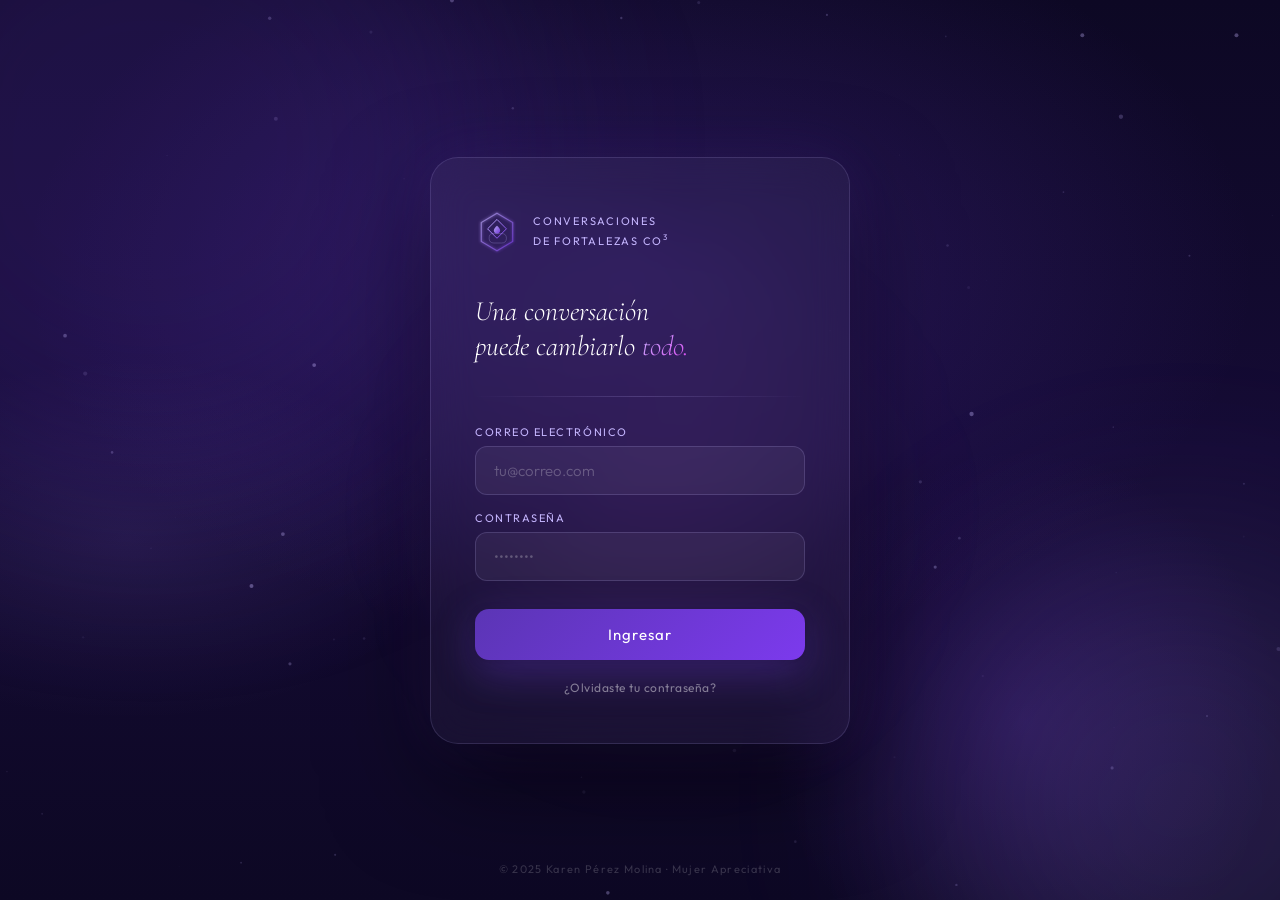
<file: login.html>
<!DOCTYPE html>
<html lang="es">
<head>
<meta charset="UTF-8">
<meta name="viewport" content="width=device-width, initial-scale=1.0">
<title>Conversaciones de Fortalezas Co³ — Ingresar</title>
<link rel="preconnect" href="https://fonts.googleapis.com">
<link href="https://fonts.googleapis.com/css2?family=Cormorant+Garamond:ital,wght@0,300;0,400;0,600;1,300;1,400&family=Outfit:wght@200;300;400;500&display=swap" rel="stylesheet">
<style>
  :root {
    --violet-deep: #0D0824;
    --violet:      #5B35B5;
    --violet-mid:  #7C3AED;
    --glow:        #A78BFA;
    --lavender:    #C4B5FD;
    --pink:        #D946EF;
    --white:       #FFFFFF;
    --text-muted:  rgba(255,255,255,0.45);
    --border:      rgba(196,181,253,0.15);
  }

  *, *::before, *::after { box-sizing: border-box; margin: 0; padding: 0; }
  html, body {
    width: 100%; min-height: 100vh;
    font-family: 'Outfit', sans-serif;
    background: var(--violet-deep);
    color: var(--white);
    overflow: hidden;
  }

  .bg {
    position: fixed; inset: 0; z-index: 0;
    background:
      radial-gradient(ellipse 80% 70% at 50% 30%, rgba(91,53,181,0.32) 0%, transparent 60%),
      radial-gradient(ellipse 40% 60% at 80% 80%, rgba(124,58,237,0.18) 0%, transparent 50%),
      radial-gradient(ellipse 50% 40% at 10% 60%, rgba(167,139,250,0.1) 0%, transparent 50%),
      linear-gradient(180deg, #0D0824 0%, #150B35 50%, #0D0824 100%);
  }
  canvas#canvas { position: fixed; inset: 0; z-index: 1; pointer-events: none; }

  .blob {
    position: fixed; border-radius: 50%; filter: blur(100px); z-index: 0; pointer-events: none;
  }
  .blob-1 { width: 700px; height: 700px; top: -200px; left: -200px; background: rgba(91,53,181,0.22); animation: drift1 22s ease-in-out infinite alternate; }
  .blob-2 { width: 500px; height: 500px; bottom: -150px; right: -150px; background: rgba(167,139,250,0.14); animation: drift2 18s ease-in-out infinite alternate; }
  .blob-3 { width: 300px; height: 300px; top: 40%; left: 40%; background: rgba(217,70,239,0.08); animation: drift3 14s ease-in-out infinite alternate; }
  @keyframes drift1 { to { transform: translate(80px, 60px) scale(1.12); } }
  @keyframes drift2 { to { transform: translate(-60px, -80px) scale(1.1); } }
  @keyframes drift3 { to { transform: translate(-40px, 40px) scale(1.15); } }

  .wrapper {
    position: relative; z-index: 10;
    min-height: 100vh;
    display: flex; align-items: center; justify-content: center;
    padding: 40px 20px;
  }

  .card {
    width: 100%; max-width: 420px;
    background: rgba(255,255,255,0.04);
    border: 1px solid var(--border);
    border-radius: 28px;
    padding: 52px 44px 48px;
    backdrop-filter: blur(20px);
    box-shadow: 0 40px 100px rgba(0,0,0,0.5), 0 0 60px rgba(91,53,181,0.2);
    animation: cardIn 1s cubic-bezier(.22,.68,0,1.2) forwards;
  }
  @keyframes cardIn {
    from { opacity: 0; transform: translateY(40px) scale(0.96); }
    to   { opacity: 1; transform: translateY(0) scale(1); }
  }

  .logo-wrap {
    display: flex; align-items: center; gap: 14px;
    margin-bottom: 40px;
    opacity: 0; transform: translateY(16px);
    animation: revealUp 0.7s ease forwards 0.35s;
  }
  .logo-icon { width: 44px; height: 44px; }
  .logo-name {
    font-size: 11px; letter-spacing: 0.16em; text-transform: uppercase;
    color: var(--lavender); line-height: 1.6;
  }
  .logo-sup { font-size: 8px; vertical-align: super; }

  .tagline {
    font-family: 'Cormorant Garamond', serif;
    font-weight: 300; font-style: italic;
    font-size: 28px; line-height: 1.25;
    color: var(--white);
    margin-bottom: 0;
    opacity: 0; transform: translateY(16px);
    animation: revealUp 0.8s ease forwards 0.55s;
  }
  .tagline em {
    background: linear-gradient(135deg, var(--lavender), var(--pink));
    -webkit-background-clip: text; -webkit-text-fill-color: transparent; background-clip: text;
    font-style: italic;
  }

  .divider {
    height: 1px;
    background: linear-gradient(90deg, transparent, rgba(196,181,253,0.2), transparent);
    margin: 32px 0 28px;
    opacity: 0; animation: revealFade 0.8s ease forwards 0.75s;
  }

  .form { display: flex; flex-direction: column; gap: 16px; }
  .field {
    display: flex; flex-direction: column; gap: 7px;
    opacity: 0; transform: translateY(12px);
  }
  .field:nth-child(1) { animation: revealUp 0.6s ease forwards 0.85s; }
  .field:nth-child(2) { animation: revealUp 0.6s ease forwards 1.05s; }

  label {
    font-size: 11px; letter-spacing: 0.14em; text-transform: uppercase;
    color: var(--lavender); font-weight: 400;
  }
  input {
    background: rgba(255,255,255,0.05);
    border: 1px solid rgba(196,181,253,0.18);
    border-radius: 12px; padding: 14px 18px;
    font-family: 'Outfit', sans-serif;
    font-size: 15px; font-weight: 300; color: var(--white);
    outline: none;
    transition: border-color 0.2s, background 0.2s, box-shadow 0.2s;
  }
  input::placeholder { color: rgba(255,255,255,0.25); }
  input:focus {
    border-color: rgba(167,139,250,0.5);
    background: rgba(255,255,255,0.07);
    box-shadow: 0 0 0 3px rgba(167,139,250,0.1);
  }

  .btn-wrap {
    margin-top: 28px;
    opacity: 0; transform: translateY(12px);
    animation: revealUp 0.6s ease forwards 1.25s;
  }
  .btn {
    width: 100%; padding: 16px;
    background: linear-gradient(135deg, var(--violet) 0%, var(--violet-mid) 100%);
    border: none; border-radius: 14px;
    color: var(--white); font-family: 'Outfit', sans-serif;
    font-size: 15px; font-weight: 400; letter-spacing: 0.06em;
    cursor: pointer; position: relative; overflow: hidden;
    box-shadow: 0 12px 40px rgba(91,53,181,0.45), 0 2px 8px rgba(0,0,0,0.3);
    transition: transform 0.3s cubic-bezier(.22,.68,0,1.2), box-shadow 0.3s;
  }
  .btn::before {
    content: ''; position: absolute; inset: 0;
    background: linear-gradient(135deg, rgba(255,255,255,0.14) 0%, transparent 50%);
    opacity: 0; transition: opacity 0.3s;
  }
  .btn:hover { transform: translateY(-2px); box-shadow: 0 16px 48px rgba(91,53,181,0.55), 0 4px 16px rgba(0,0,0,0.35); }
  .btn:hover::before { opacity: 1; }
  .btn:active { transform: translateY(0px); }

  .btn.loading .btn-text { opacity: 0; }
  .btn.loading .btn-loader { opacity: 1; }
  .btn-text { transition: opacity 0.2s; }
  .btn-loader {
    position: absolute; inset: 0;
    display: flex; align-items: center; justify-content: center;
    opacity: 0; transition: opacity 0.2s;
  }
  .spinner {
    width: 20px; height: 20px;
    border: 2px solid rgba(255,255,255,0.2);
    border-top-color: var(--white);
    border-radius: 50%;
    animation: spin 0.7s linear infinite;
  }
  @keyframes spin { to { transform: rotate(360deg); } }

  .forgot {
    display: block; text-align: center; margin-top: 20px;
    font-size: 12px; color: var(--text-muted);
    text-decoration: none; letter-spacing: 0.04em;
    opacity: 0; animation: revealUp 0.6s ease forwards 1.4s;
    transition: color 0.2s;
  }
  .forgot:hover { color: var(--lavender); }

  .overlay {
    position: fixed; inset: 0; z-index: 100;
    background: var(--violet-deep);
    opacity: 0; pointer-events: none;
    transition: opacity 0.6s ease;
  }
  .overlay.active { opacity: 1; pointer-events: all; }

  .bottom-text {
    position: fixed; bottom: 24px; left: 0; right: 0;
    text-align: center; font-size: 11px;
    color: rgba(255,255,255,0.18); letter-spacing: 0.12em;
    z-index: 10; opacity: 0;
    animation: revealFade 1s ease forwards 1.8s;
  }

  @keyframes revealUp   { to { opacity: 1; transform: translateY(0); } }
  @keyframes revealFade { to { opacity: 1; } }
</style>
</head>
<body>

<canvas id="canvas"></canvas>
<div class="bg"></div>
<div class="blob blob-1"></div>
<div class="blob blob-2"></div>
<div class="blob blob-3"></div>

<div class="wrapper">
  <div class="card">
    <div class="logo-wrap">
      <svg class="logo-icon" viewBox="0 0 56 56" fill="none" xmlns="http://www.w3.org/2000/svg">
        <defs>
          <linearGradient id="lg1" x1="0" y1="0" x2="1" y2="1">
            <stop offset="0%" stop-color="#C4B5FD"/>
            <stop offset="100%" stop-color="#7C3AED"/>
          </linearGradient>
          <filter id="glow">
            <feGaussianBlur stdDeviation="2" result="blur"/>
            <feMerge><feMergeNode in="blur"/><feMergeNode in="SourceGraphic"/></feMerge>
          </filter>
        </defs>
        <path d="M28 4 L48 16 L48 40 L28 52 L8 40 L8 16 Z" stroke="url(#lg1)" stroke-width="1.5" fill="none" filter="url(#glow)" opacity="0.7"/>
        <path d="M28 12 L40 24 L28 36 L16 24 Z" stroke="url(#lg1)" stroke-width="1.2" fill="none"/>
        <path d="M28 20 C28 20 24 23 24 26 C24 28.2 25.8 30 28 30 C30.2 30 32 28.2 32 26 C32 23 28 20 28 20Z" fill="url(#lg1)" opacity="0.9"/>
        <path d="M18 36 Q18 42 24 42 L34 42 Q40 42 40 36 Q40 30 34 30 L22 30 Q18 30 18 36Z" stroke="rgba(196,181,253,0.3)" stroke-width="1" fill="none"/>
      </svg>
      <div class="logo-name">
        Conversaciones<br>de Fortalezas Co<sup class="logo-sup">3</sup>
      </div>
    </div>

    <h1 class="tagline">Una conversación<br>puede cambiarlo <em>todo.</em></h1>

    <div class="divider"></div>

    <div class="form">
      <div class="field">
        <label for="email">Correo electrónico</label>
        <input type="email" id="email" placeholder="tu@correo.com" autocomplete="email">
      </div>
      <div class="field">
        <label for="password">Contraseña</label>
        <input type="password" id="password" placeholder="••••••••" autocomplete="current-password">
      </div>
    </div>

    <div class="btn-wrap">
      <button class="btn" id="loginBtn" onclick="handleLogin()">
        <span class="btn-text">Ingresar</span>
        <span class="btn-loader"><div class="spinner"></div></span>
      </button>
    </div>

    <a href="#" class="forgot">¿Olvidaste tu contraseña?</a>
  </div>
</div>

<p class="bottom-text">© 2025 Karen Pérez Molina · Mujer Apreciativa</p>
<div class="overlay" id="overlay"></div>

<script>
const canvas = document.getElementById('canvas');
const ctx = canvas.getContext('2d');
let W, H, particles = [];
function resize() { W = canvas.width = window.innerWidth; H = canvas.height = window.innerHeight; }
resize(); window.addEventListener('resize', resize);

class Particle {
  constructor() { this.reset(true); }
  reset(init) {
    this.x = Math.random() * W;
    this.y = init ? Math.random() * H : H + 10;
    this.r = Math.random() * 1.8 + 0.4;
    this.vx = (Math.random() - 0.5) * 0.3;
    this.vy = -(Math.random() * 0.4 + 0.1);
    this.alpha = Math.random() * 0.5 + 0.1;
    this.pulse = Math.random() * Math.PI * 2;
  }
  update() {
    this.x += this.vx; this.y += this.vy; this.pulse += 0.02;
    this.alpha = (Math.sin(this.pulse) * 0.15 + 0.25) * (this.r / 2);
    if (this.y < -10) this.reset(false);
  }
  draw() {
    ctx.beginPath(); ctx.arc(this.x, this.y, this.r, 0, Math.PI * 2);
    ctx.fillStyle = `rgba(196,181,253,${this.alpha})`; ctx.fill();
  }
}
for (let i = 0; i < 80; i++) particles.push(new Particle());
function animate() { ctx.clearRect(0, 0, W, H); particles.forEach(p => { p.update(); p.draw(); }); requestAnimationFrame(animate); }
animate();

// ── LOGIN — REDIRECCIÓN CORREGIDA AL HOME REAL ──
function handleLogin() {
  const btn = document.getElementById('loginBtn');
  
  if (btn.classList.contains('loading')) return;
  
  btn.classList.add('loading');
  
  setTimeout(() => {
    const overlay = document.getElementById('overlay');
    if (overlay) overlay.classList.add('active');
    
    setTimeout(() => {
      // Apuntamos al HOME real que tú diseñaste
      window.location.href = 'home.html';
    }, 700);
  }, 1400);
}

document.addEventListener('keydown', e => { 
  if (e.key === 'Enter') {
    // Evita enviar el formulario repetidamente con la tecla enter
    const btn = document.getElementById('loginBtn');
    if (!btn.classList.contains('loading')) {
      handleLogin(); 
    }
  }
});
</script>
</body>
</html>
</file>
